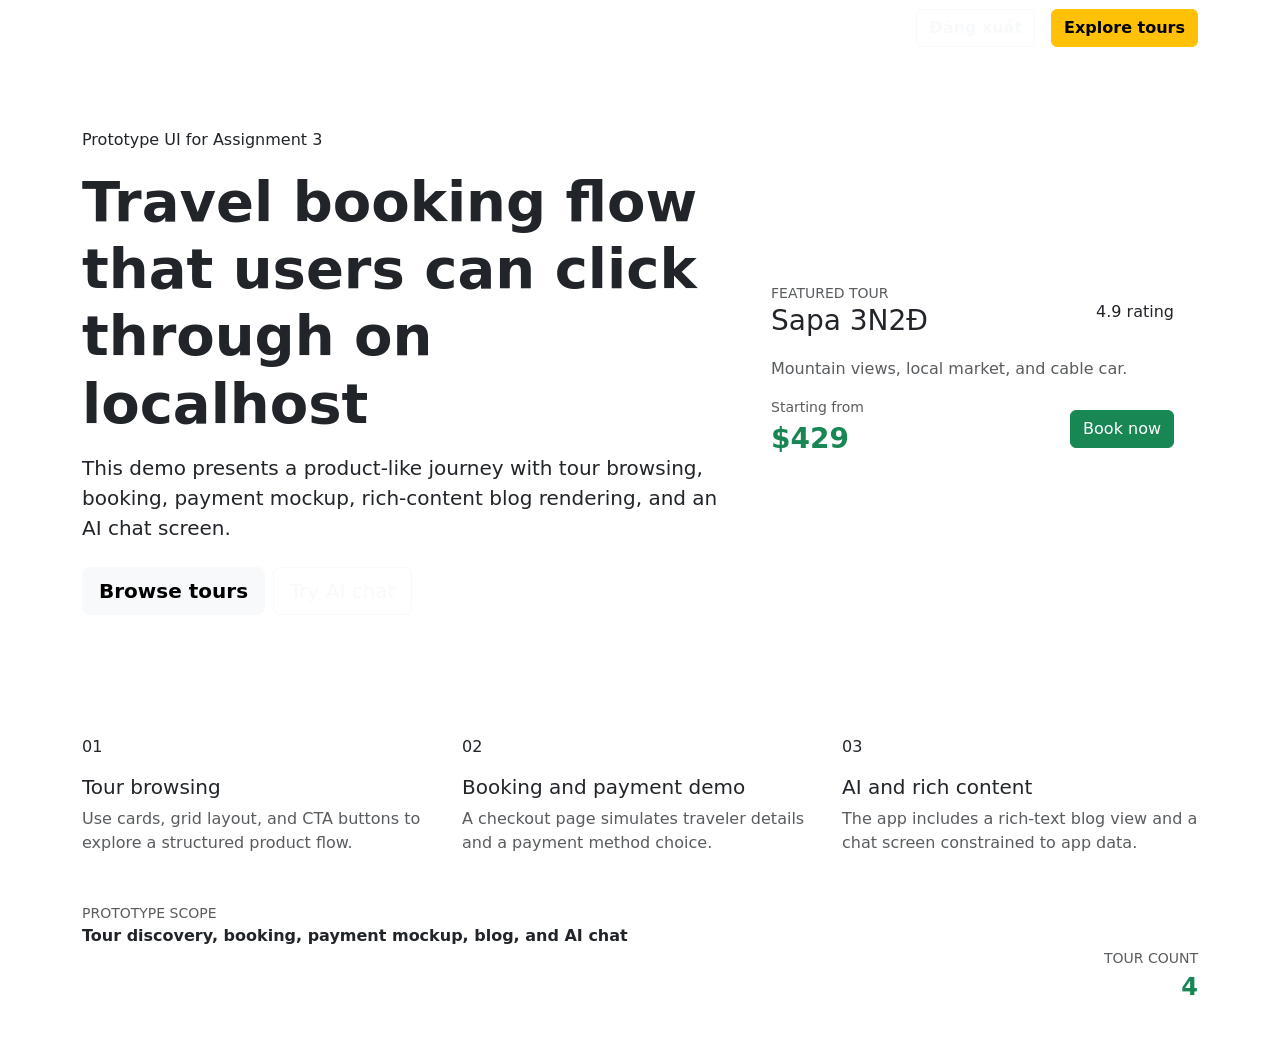
<file: src/main/resources/templates/index.html>
<!DOCTYPE html>
<html lang="en" xmlns:th="http://www.thymeleaf.org">
<head>
    <meta charset="UTF-8">
    <meta name="viewport" content="width=device-width, initial-scale=1">
    <title>Dieu Dao Travel</title>
    <link href="https://cdn.jsdelivr.net/npm/bootstrap@5.3.3/dist/css/bootstrap.min.css" rel="stylesheet">
    <link th:href="@{/css/app.css}" rel="stylesheet">
</head>
<body>
<div class="app-shell">
    <nav class="navbar navbar-expand-lg navbar-dark topbar sticky-top">
        <div class="container">
            <a class="navbar-brand fw-bold" th:href="@{/}">Dieu Dao Travel</a>
            <button class="navbar-toggler" type="button" data-bs-toggle="collapse" data-bs-target="#mainNav">
                <span class="navbar-toggler-icon"></span>
            </button>
            <div class="collapse navbar-collapse" id="mainNav">
                <div class="navbar-nav ms-auto align-items-lg-center gap-lg-2">
                    <a class="nav-link" th:href="@{/tour}">Tours</a>
                    <a class="nav-link" th:href="@{/tour/blog}">Blog</a>
                    <a class="nav-link" th:href="@{/ai-chat}">AI Chat</a>
                    <a class="btn btn-outline-light fw-semibold ms-lg-2" th:href="@{/logout}">Đăng xuất</a>
                    <a class="btn btn-warning fw-semibold ms-lg-2" th:href="@{/tour}">Explore tours</a>
                </div>
            </div>
        </div>
    </nav>

    <header class="hero-shell">
        <div class="container py-5">
            <div class="row align-items-center g-4 py-4">
                <div class="col-lg-7">
                    <span class="eyebrow">Prototype UI for Assignment 3</span>
                    <h1 class="display-4 fw-bold mt-3 hero-title">Travel booking flow that users can click through on localhost</h1>
                    <p class="lead mt-3 hero-subtitle">This demo presents a product-like journey with tour browsing, booking, payment mockup, rich-content blog rendering, and an AI chat screen.</p>
                    <div class="d-flex flex-wrap gap-2 mt-4">
                        <a class="btn btn-light btn-lg fw-semibold" th:href="@{/tour}">Browse tours</a>
                        <a class="btn btn-outline-light btn-lg" th:href="@{/ai-chat}">Try AI chat</a>
                    </div>
                </div>
                <div class="col-lg-5">
                    <div class="hero-card p-4">
                        <div class="d-flex justify-content-between align-items-center">
                            <div>
                                <div class="small text-uppercase text-muted">Featured tour</div>
                                <h2 class="h3 mb-1" th:text="${featuredTour ?: 'Sapa 3N2Đ'}">Sapa 3N2Đ</h2>
                            </div>
                            <span class="pill">4.9 rating</span>
                        </div>
                        <p class="text-muted mt-3">Mountain views, local market, and cable car.</p>
                        <div class="d-flex justify-content-between align-items-center">
                            <div>
                                <div class="small text-muted">Starting from</div>
                                <div class="fs-3 fw-bold text-success">$429</div>
                            </div>
                            <a class="btn btn-success" th:href="@{/tour/book/t1}">Book now</a>
                        </div>
                    </div>
                </div>
            </div>
        </div>
    </header>

    <main class="container py-5">
        <div class="row g-4">
            <div class="col-md-4">
                <div class="feature-card h-100">
                    <div class="icon-badge">01</div>
                    <h2 class="h5 mt-3">Tour browsing</h2>
                    <p class="text-muted mb-0">Use cards, grid layout, and CTA buttons to explore a structured product flow.</p>
                </div>
            </div>
            <div class="col-md-4">
                <div class="feature-card h-100">
                    <div class="icon-badge">02</div>
                    <h2 class="h5 mt-3">Booking and payment demo</h2>
                    <p class="text-muted mb-0">A checkout page simulates traveler details and a payment method choice.</p>
                </div>
            </div>
            <div class="col-md-4">
                <div class="feature-card h-100">
                    <div class="icon-badge">03</div>
                    <h2 class="h5 mt-3">AI and rich content</h2>
                    <p class="text-muted mb-0">The app includes a rich-text blog view and a chat screen constrained to app data.</p>
                </div>
            </div>
        </div>
        <div class="summary-strip mt-5">
            <div>
                <div class="small text-uppercase text-muted">Prototype scope</div>
                <div class="fw-semibold">Tour discovery, booking, payment mockup, blog, and AI chat</div>
            </div>
            <div class="text-end">
                <div class="small text-uppercase text-muted">Tour count</div>
                <div class="fw-bold text-success fs-4" th:text="${tourCount ?: 4}">4</div>
            </div>
        </div>
    </main>
</div>
<script src="https://cdn.jsdelivr.net/npm/bootstrap@5.3.3/dist/js/bootstrap.bundle.min.js"></script>
</body>
</html>
</file>
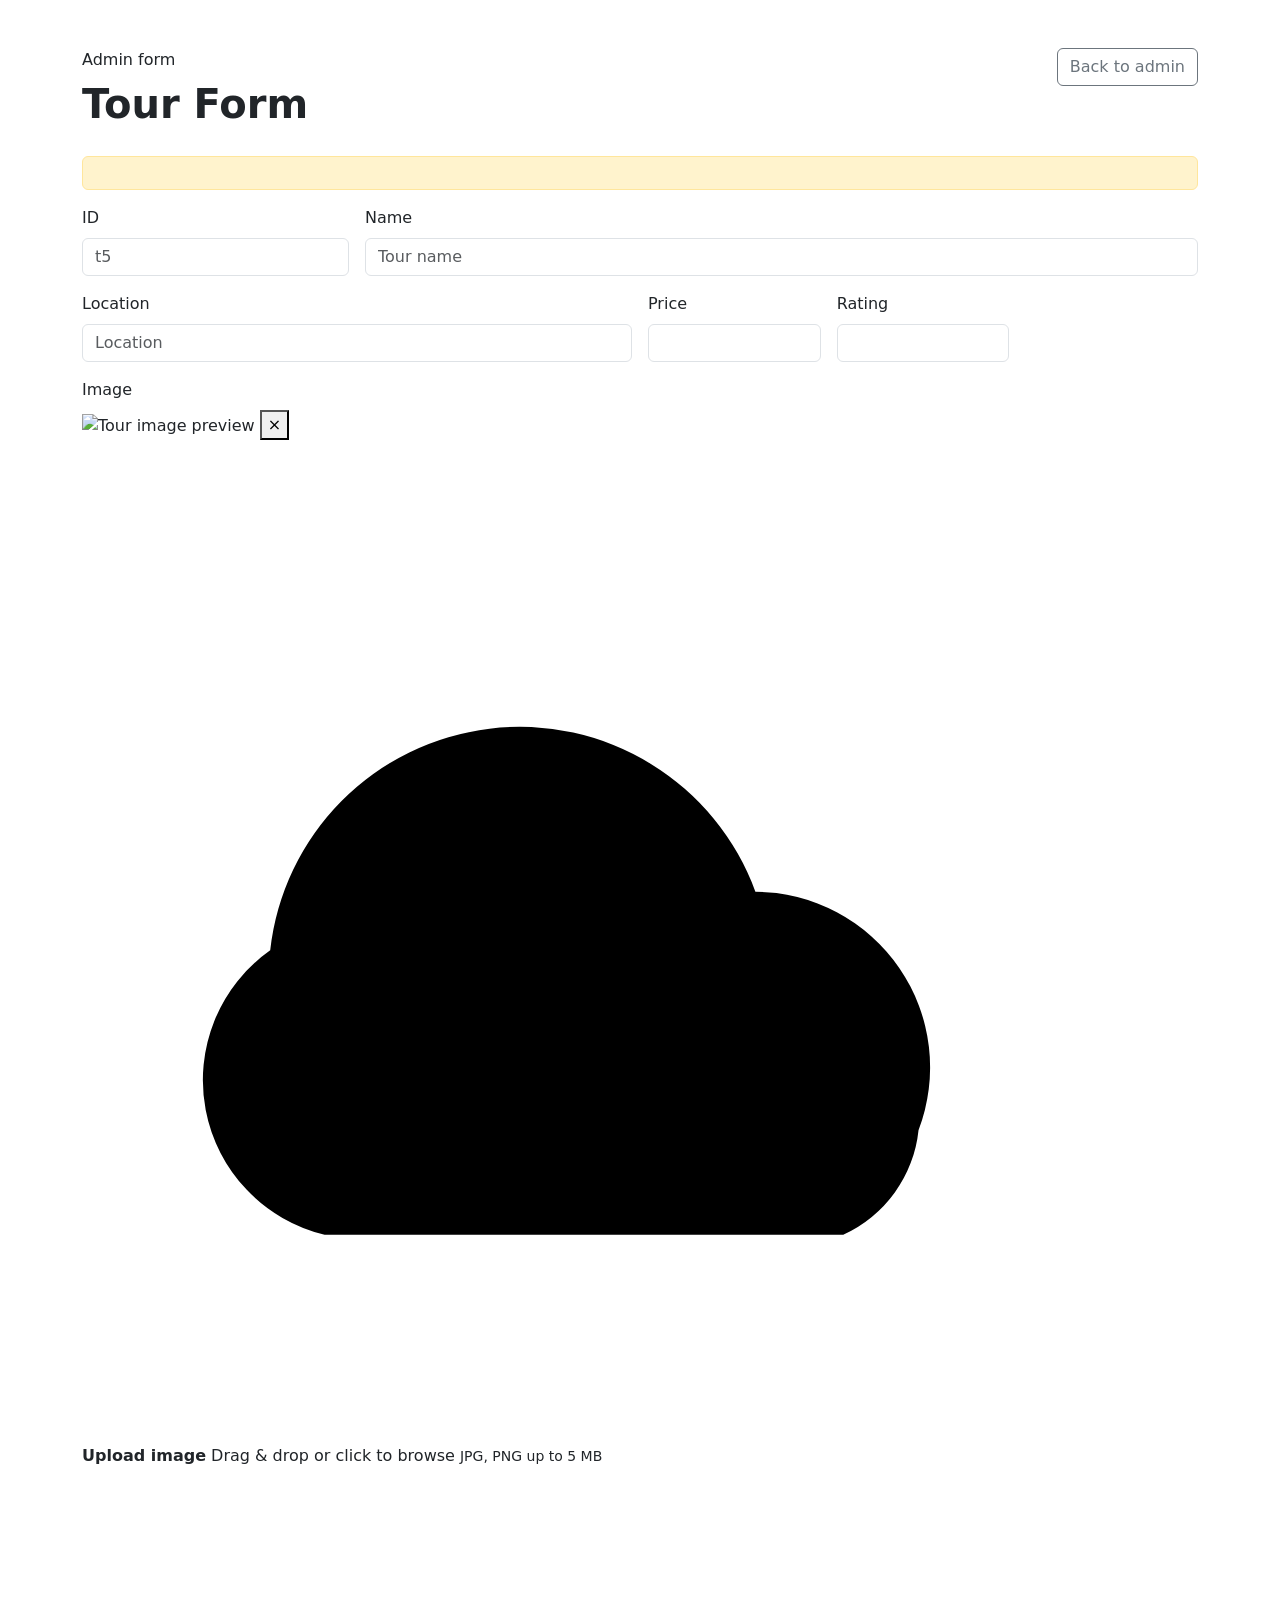
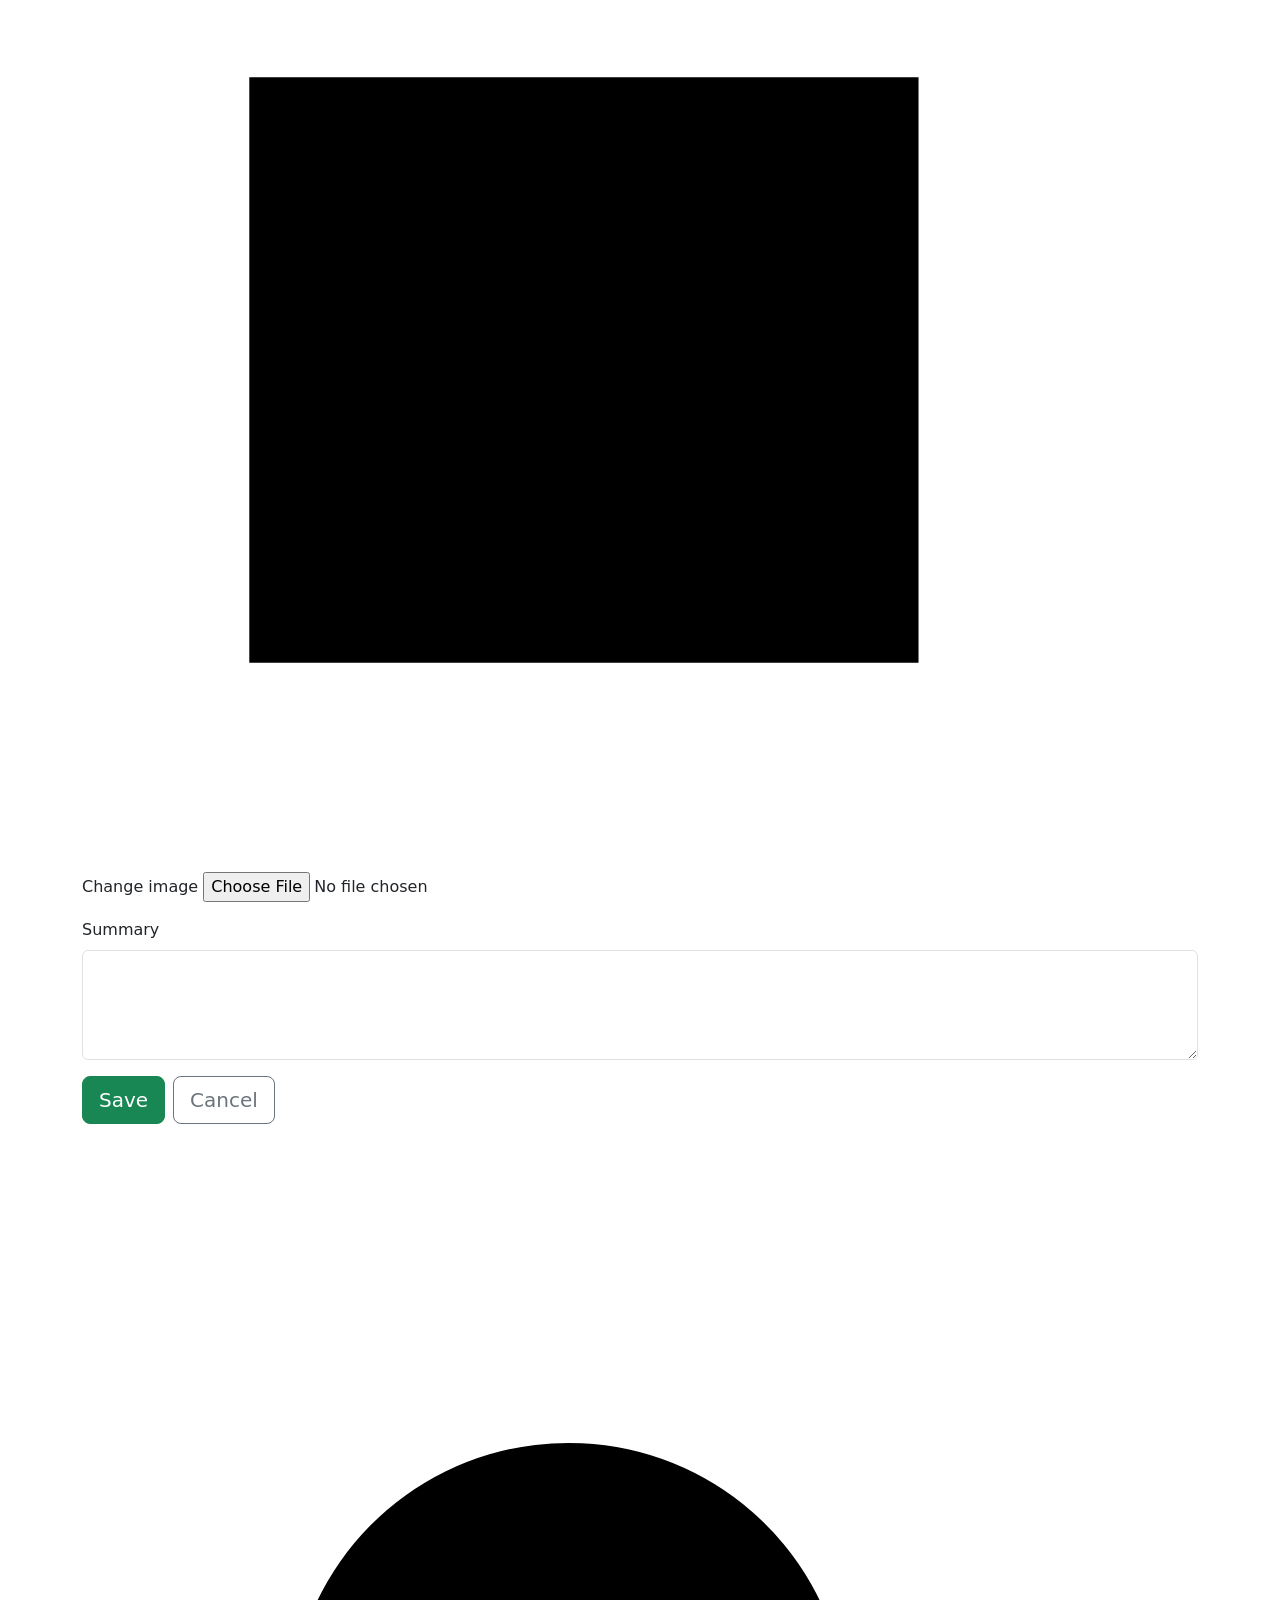
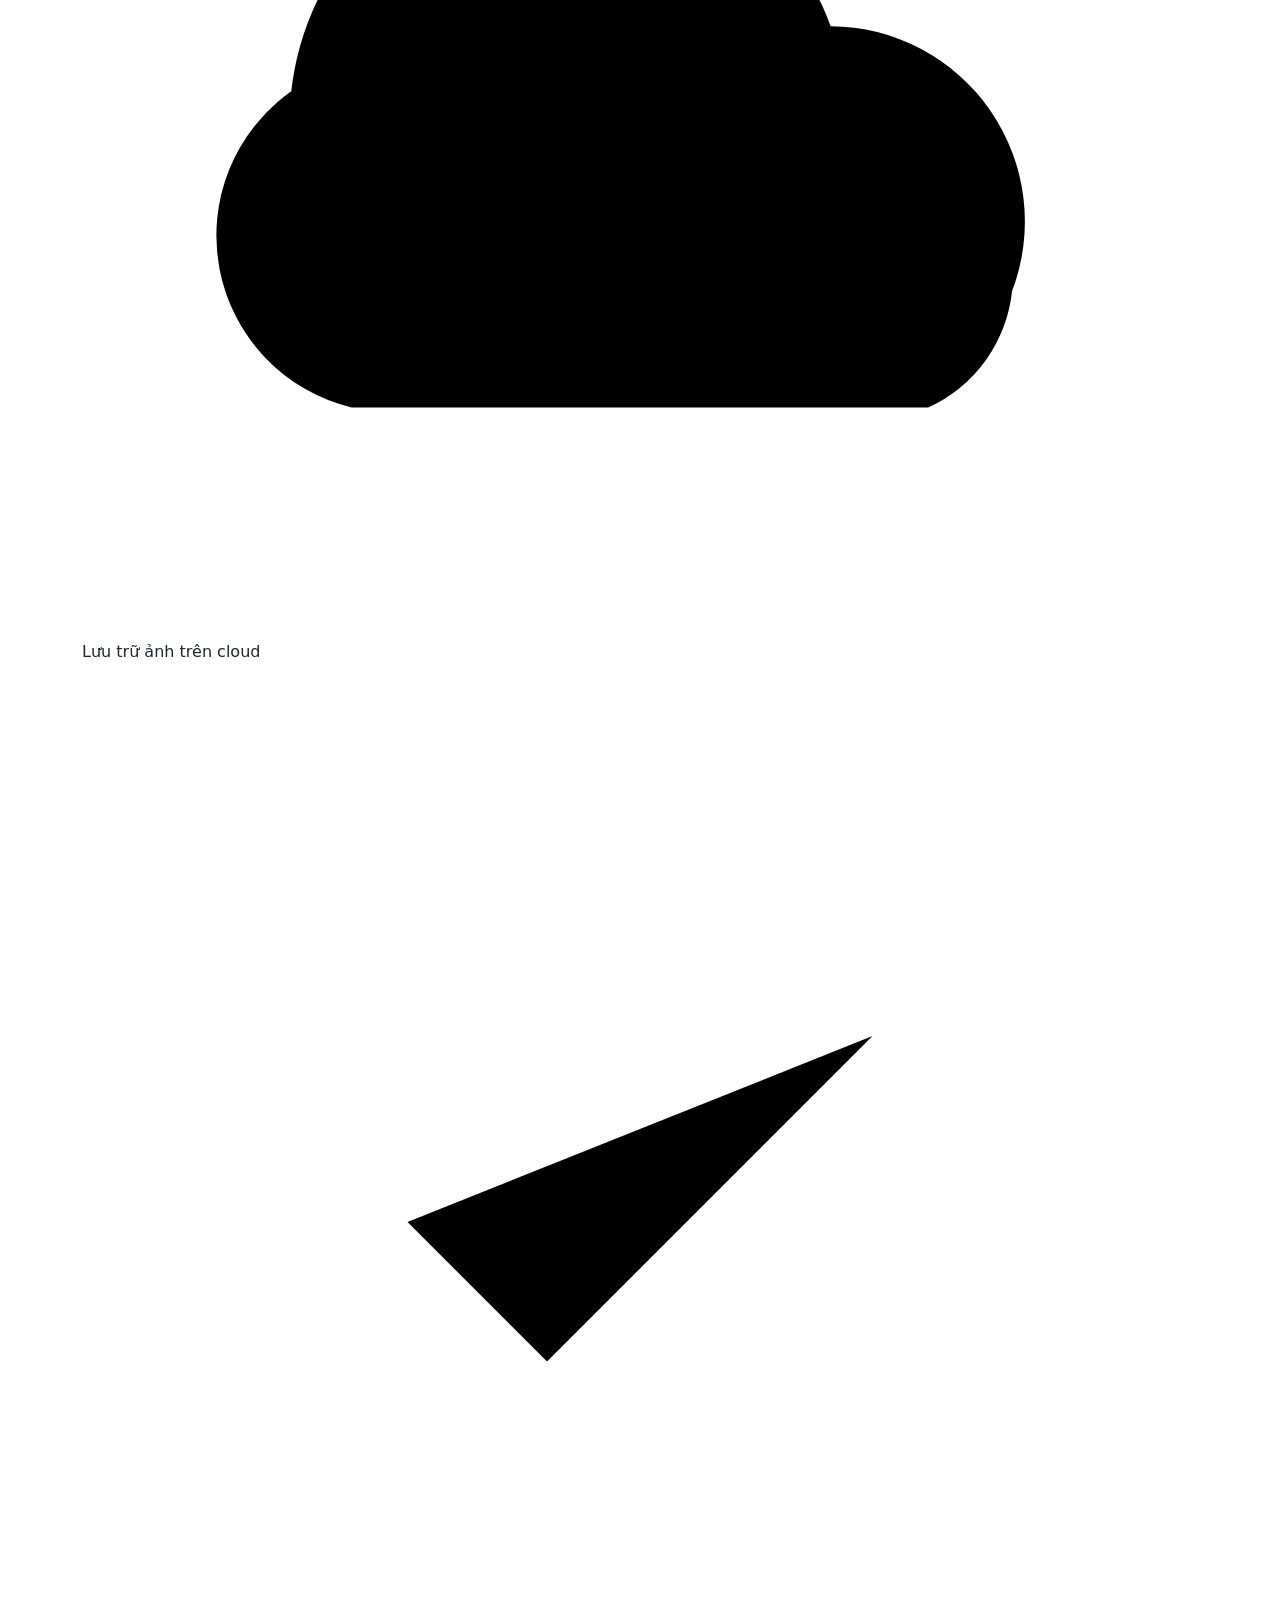
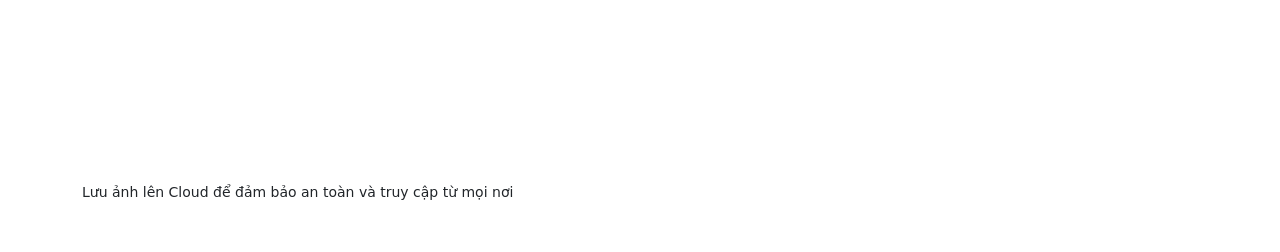
<file: src/main/resources/templates/admin-tour-form.html>
<!DOCTYPE html>
<html lang="en" xmlns:th="http://www.thymeleaf.org">
<head>
    <meta charset="UTF-8">
    <meta name="viewport" content="width=device-width, initial-scale=1">
    <title th:text="${pageTitle}">Tour Form</title>
    <link href="https://cdn.jsdelivr.net/npm/bootstrap@5.3.3/dist/css/bootstrap.min.css" rel="stylesheet">
    <link th:href="@{/css/app.css}" rel="stylesheet">
</head>
<body>
<main class="container py-5">
    <div class="panel admin-form-panel mx-auto">
        <div class="d-flex justify-content-between align-items-start gap-3 mb-4">
            <div>
                <span class="eyebrow text-dark">Admin form</span>
                <h1 class="fw-bold mt-2 mb-1" th:text="${pageTitle}">Tour Form</h1>
            </div>
            <a class="btn btn-outline-secondary" th:href="@{/tour/admin}">Back to admin</a>
        </div>

        <div class="alert alert-warning" th:if="${adminMessage}" th:text="${adminMessage}"></div>

        <form class="row g-3" th:action="@{/tour/admin/save}" method="post" enctype="multipart/form-data" th:object="${tourForm}">
            <div class="col-md-3">
                <label class="form-label">ID</label>
                <input class="form-control" th:field="*{id}" placeholder="t5">
            </div>
            <div class="col-md-9">
                <label class="form-label">Name</label>
                <input class="form-control" th:field="*{name}" placeholder="Tour name" required>
            </div>
            <div class="col-md-6">
                <label class="form-label">Location</label>
                <input class="form-control" th:field="*{location}" placeholder="Location" required>
            </div>
            <div class="col-md-2">
                <label class="form-label">Price</label>
                <input class="form-control" type="number" th:field="*{price}" min="0" required>
            </div>
            <div class="col-md-2">
                <label class="form-label">Rating</label>
                <input class="form-control" type="number" step="0.1" min="0" max="5" th:field="*{rating}" required>
            </div>

            <div class="col-md-12">
                <label class="form-label">Image</label>
                <div class="image-manager"
                     th:classappend="${tourForm.imageUrl() != null && !tourForm.imageUrl().isBlank() ? 'has-image' : ''}">
                    <div class="image-preview-card"
                         th:classappend="${tourForm.imageUrl() == null || tourForm.imageUrl().isBlank() ? 'd-none' : ''}">
                        <img id="tourImagePreview"
                             class="upload-preview"
                             th:src="${tourForm.imageUrl() != null && !tourForm.imageUrl().isBlank() ? tourForm.imageUrl() : ''}"
                             th:classappend="${tourForm.imageUrl() == null || tourForm.imageUrl().isBlank() ? 'd-none' : ''}"
                             alt="Tour image preview">
                        <button class="image-remove"
                                type="button"
                                th:classappend="${tourForm.imageUrl() == null || tourForm.imageUrl().isBlank() ? 'd-none' : ''}"
                                aria-label="Clear image">&times;</button>
                    </div>
                    <label class="image-dropzone" for="imageFile">
                        <span class="upload-empty">
                            <span class="upload-icon" aria-hidden="true">
                                <svg viewBox="0 0 24 24" role="img">
                                    <path d="M12 16V8m0 0-3.2 3.2M12 8l3.2 3.2M20 16.5a4.2 4.2 0 0 0-3.9-5.7A6 6 0 0 0 4.5 12.2 3.8 3.8 0 0 0 5.8 19h12.4a3.1 3.1 0 0 0 1.8-2.5Z"/>
                                </svg>
                            </span>
                            <strong>Upload image</strong>
                            <span>Drag &amp; drop or click to browse</span>
                            <small>JPG, PNG up to 5 MB</small>
                        </span>
                        <span class="change-image-pill">
                            <svg viewBox="0 0 24 24" role="img">
                                <path d="M4 5h16v14H4zM8 13l2.4-2.4 3.8 3.8 1.4-1.4L20 17M8 8.5h.01"/>
                            </svg>
                            Change image
                        </span>
                        <input id="imageFile" name="imageFile" type="file" accept="image/*">
                    </label>
                    <input id="imageUrl" type="hidden" th:field="*{imageUrl}">
                </div>
            </div>

            <div class="col-md-12">
                <label class="form-label">Summary</label>
                <textarea class="form-control" rows="4" th:field="*{summary}" required></textarea>
            </div>

            <div class="col-12 form-actions">
                <div class="d-flex gap-2">
                    <button class="btn btn-success btn-lg" type="submit" th:text="${formMode}">Save</button>
                    <a class="btn btn-outline-secondary btn-lg" th:href="@{/tour/admin}">Cancel</a>
                </div>
                <div class="cloud-storage-callout">
                    <div class="cloud-save-row">
                        <div class="cloud-save-btn">
                            <svg viewBox="0 0 24 24" role="img">
                                <path d="M12 16V8m0 0-3.2 3.2M12 8l3.2 3.2M20 16.5a4.2 4.2 0 0 0-3.9-5.7A6 6 0 0 0 4.5 12.2 3.8 3.8 0 0 0 5.8 19h12.4a3.1 3.1 0 0 0 1.8-2.5Z"/>
                            </svg>
                            L&#432;u tr&#7919; &#7843;nh tr&#234;n cloud
                        </div>
                        <span class="cloud-check" aria-label="Cloud storage ready">
                            <svg viewBox="0 0 24 24" role="img">
                                <path d="m7 12 3 3 7-7"/>
                            </svg>
                        </span>
                    </div>
                    <small id="cloudStatus" class="cloud-status">L&#432;u &#7843;nh l&#234;n Cloud &#273;&#7875; &#273;&#7843;m b&#7843;o an to&#224;n v&#224; truy c&#7853;p t&#7915; m&#7885;i n&#417;i</small>
                </div>
            </div>
        </form>
    </div>
</main>
<script>
    const preview = document.getElementById('tourImagePreview');
    const imageUrl = document.getElementById('imageUrl');
    const imageFile = document.getElementById('imageFile');
    const cloudStatus = document.getElementById('cloudStatus');
    const imageRemove = document.querySelector('.image-remove');
    const imageManager = document.querySelector('.image-manager');
    const previewCard = document.querySelector('.image-preview-card');

    imageUrl.addEventListener('input', () => {
        if (imageUrl.value.trim()) {
            preview.src = imageUrl.value.trim();
            preview.classList.remove('d-none');
            imageRemove.classList.remove('d-none');
            previewCard.classList.remove('d-none');
            imageManager.classList.add('has-image');
        }
    });

    imageFile.addEventListener('change', () => {
        const file = imageFile.files && imageFile.files[0];
        if (!file) {
            return;
        }
        preview.src = URL.createObjectURL(file);
        preview.classList.remove('d-none');
        imageRemove.classList.remove('d-none');
        previewCard.classList.remove('d-none');
        imageManager.classList.add('has-image');
        cloudStatus.textContent = '\u1ea2nh \u0111\u00e3 s\u1eb5n s\u00e0ng. B\u1ea5m Create/Update \u0111\u1ec3 upload l\u00ean Cloudflare R2.';
    });

    imageRemove.addEventListener('click', (event) => {
        event.preventDefault();
        imageUrl.value = '';
        imageFile.value = '';
        preview.src = '';
        preview.classList.add('d-none');
        imageRemove.classList.add('d-none');
        previewCard.classList.add('d-none');
        imageManager.classList.remove('has-image');
        cloudStatus.textContent = '\u0110\u00e3 x\u00f3a \u1ea3nh kh\u1ecfi form.';
    });
</script>
<script src="https://cdn.jsdelivr.net/npm/bootstrap@5.3.3/dist/js/bootstrap.bundle.min.js"></script>
</body>
</html>
</file>
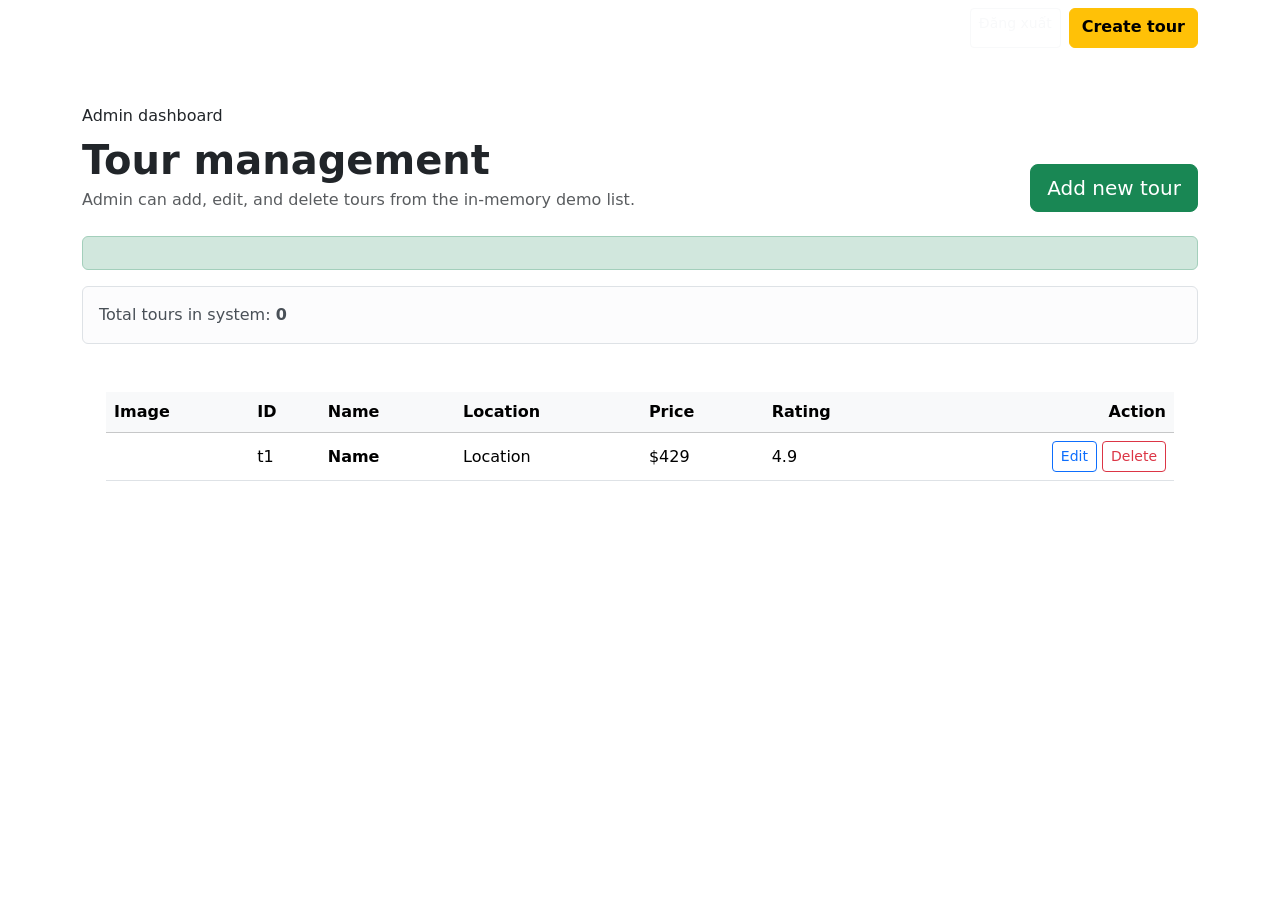
<file: src/main/resources/templates/admin-tours.html>
<!DOCTYPE html>
<html lang="en" xmlns:th="http://www.thymeleaf.org">
<head>
    <meta charset="UTF-8">
    <meta name="viewport" content="width=device-width, initial-scale=1">
    <title>Admin Tours</title>
    <link href="https://cdn.jsdelivr.net/npm/bootstrap@5.3.3/dist/css/bootstrap.min.css" rel="stylesheet">
    <link th:href="@{/css/app.css}" rel="stylesheet">
</head>
<body>
<nav class="navbar navbar-expand-lg navbar-dark topbar sticky-top">
    <div class="container">
        <a class="navbar-brand fw-bold" th:href="@{/}">Dieu Dao Travel</a>
        <div class="navbar-nav ms-auto">
            <a class="nav-link" th:href="@{/tour}">Customer</a>
            <a class="nav-link active" th:href="@{/tour/admin}">Admin</a>
            <a class="btn btn-outline-light btn-sm ms-lg-2" th:href="@{/logout}">Đăng xuất</a>
            <a class="btn btn-warning fw-semibold ms-lg-2" th:href="@{/tour/admin/create}">Create tour</a>
        </div>
    </div>
</nav>

<main class="container py-5">
    <div class="page-head d-flex flex-column flex-lg-row justify-content-between align-items-lg-end gap-3 mb-4">
        <div>
            <span class="eyebrow text-dark">Admin dashboard</span>
            <h1 class="fw-bold mt-2 mb-1">Tour management</h1>
            <p class="text-muted mb-0">Admin can add, edit, and delete tours from the in-memory demo list.</p>
        </div>
        <a class="btn btn-success btn-lg" th:href="@{/tour/admin/create}">Add new tour</a>
    </div>

    <div class="alert alert-success" th:if="${adminMessage}" th:text="${adminMessage}"></div>
    <div class="alert alert-light border mb-4">
        Total tours in system: <strong th:text="${totalTours}">0</strong>
    </div>

    <div class="table-responsive panel p-3 p-md-4">
        <table class="table align-middle table-hover">
            <thead class="table-light">
            <tr>
                <th>Image</th>
                <th>ID</th>
                <th>Name</th>
                <th>Location</th>
                <th>Price</th>
                <th>Rating</th>
                <th class="text-end">Action</th>
            </tr>
            </thead>
            <tbody>
            <tr th:each="tour : ${tours}">
                <td>
                    <img class="admin-thumb" th:src="${tour.imageUrl()}" th:alt="${tour.name()}">
                </td>
                <td th:text="${tour.id()}">t1</td>
                <td class="fw-semibold" th:text="${tour.name()}">Name</td>
                <td th:text="${tour.location()}">Location</td>
                <td th:text="${'$' + tour.price()}">$429</td>
                <td th:text="${tour.rating()}">4.9</td>
                <td class="text-end">
                    <a class="btn btn-outline-primary btn-sm" th:href="@{'/tour/admin/edit/' + ${tour.id()}}">Edit</a>
                    <a class="btn btn-outline-danger btn-sm" th:href="@{'/tour/admin/delete/' + ${tour.id()}}">Delete</a>
                </td>
            </tr>
            </tbody>
        </table>
    </div>
</main>
<script src="https://cdn.jsdelivr.net/npm/bootstrap@5.3.3/dist/js/bootstrap.bundle.min.js"></script>
</body>
</html>
</file>
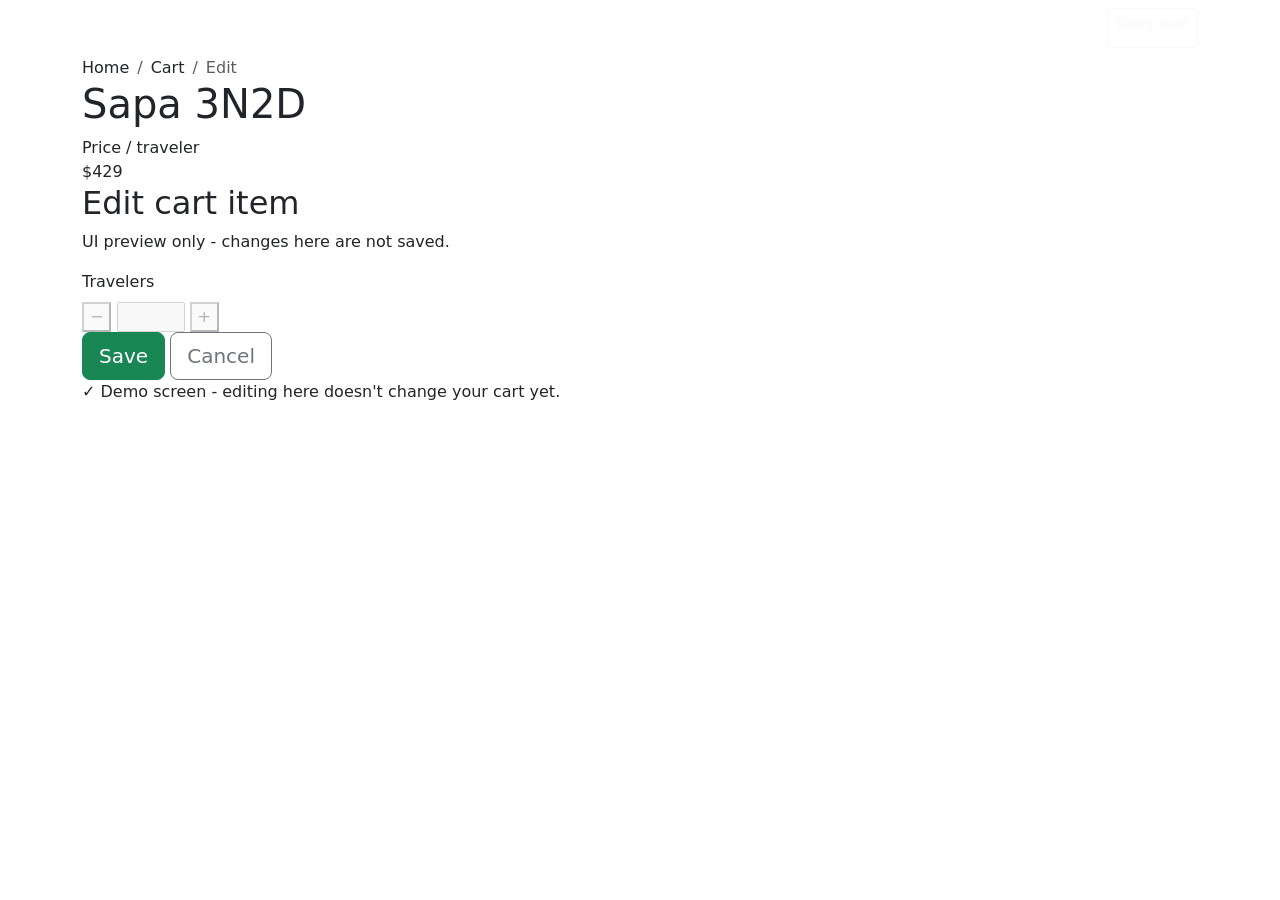
<file: src/main/resources/templates/cart-edit.html>
<!DOCTYPE html>
<html lang="en" xmlns:th="http://www.thymeleaf.org">
<head>
    <meta charset="UTF-8">
    <meta name="viewport" content="width=device-width, initial-scale=1">
    <title>Edit Cart Item – Dieu Dao Travel</title>
    <link href="https://cdn.jsdelivr.net/npm/bootstrap@5.3.3/dist/css/bootstrap.min.css" rel="stylesheet">
    <link th:href="@{/css/app.css}" rel="stylesheet">
</head>
<body>
<nav class="navbar navbar-expand-lg navbar-dark topbar sticky-top">
    <div class="container">
        <a class="navbar-brand fw-bold" th:href="@{/}">Dieu Dao Travel</a>
        <div class="navbar-nav ms-auto">
            <a class="nav-link" th:href="@{/tour}">Tours</a>
            <a class="nav-link" th:href="@{/tour/blog}">Blog</a>
            <a class="nav-link" th:href="@{/tour(chat=1)}">AI Chat</a>
            <a class="nav-link active" th:href="@{/tour/cart}">Cart</a>
            <a class="nav-link" th:href="@{/tour/wishlist}">Wishlist</a>
            <a class="btn btn-outline-light btn-sm ms-lg-2" th:href="@{/logout}">Dang xuat</a>
        </div>
    </div>
</nav>

<main class="booking-page">
    <div class="container">

        <nav class="tour-breadcrumb" aria-label="breadcrumb">
            <ol class="breadcrumb mb-0">
                <li class="breadcrumb-item"><a th:href="@{/}">Home</a></li>
                <li class="breadcrumb-item"><a th:href="@{/tour/cart}">Cart</a></li>
                <li class="breadcrumb-item active" aria-current="page">Edit</li>
            </ol>
        </nav>

        <div class="booking-shell">
            <aside class="panel booking-side-card">
                <h1 th:text="${item.tourName()}">Sapa 3N2D</h1>
                <div class="booking-price-box">
                    <div class="booking-price-label">Price / traveler</div>
                    <div class="booking-price" th:text="${'$' + item.unitPrice()}">$429</div>
                </div>
            </aside>

            <section class="panel booking-form-card">
                <div class="booking-form-head">
                    <h2>Edit cart item</h2>
                    <p>UI preview only - changes here are not saved.</p>
                </div>

                <form class="booking-form-grid">
                    <div class="form-field travelers-field full-width">
                        <label class="form-label">Travelers</label>
                        <div class="traveler-stepper">
                            <button type="button" class="stepper-btn" disabled>&minus;</button>
                            <input class="stepper-input" type="number" min="1" max="9" th:value="${item.travelers()}" disabled>
                            <button type="button" class="stepper-btn" disabled>+</button>
                        </div>
                    </div>

                    <div class="booking-divider-line full-width"></div>

                    <div class="booking-actions full-width">
                        <a class="btn btn-success btn-lg booking-submit" th:href="@{/tour/cart}">Save</a>
                        <a class="btn btn-outline-secondary btn-lg booking-back" th:href="@{/tour/cart}">Cancel</a>
                    </div>

                    <div class="booking-security full-width">
                        <span class="security-icon">&#10003;</span>
                        <span>Demo screen - editing here doesn't change your cart yet.</span>
                    </div>
                </form>
            </section>
        </div>
    </div>
</main>
<script src="https://cdn.jsdelivr.net/npm/bootstrap@5.3.3/dist/js/bootstrap.bundle.min.js"></script>
</body>
</html>
</file>
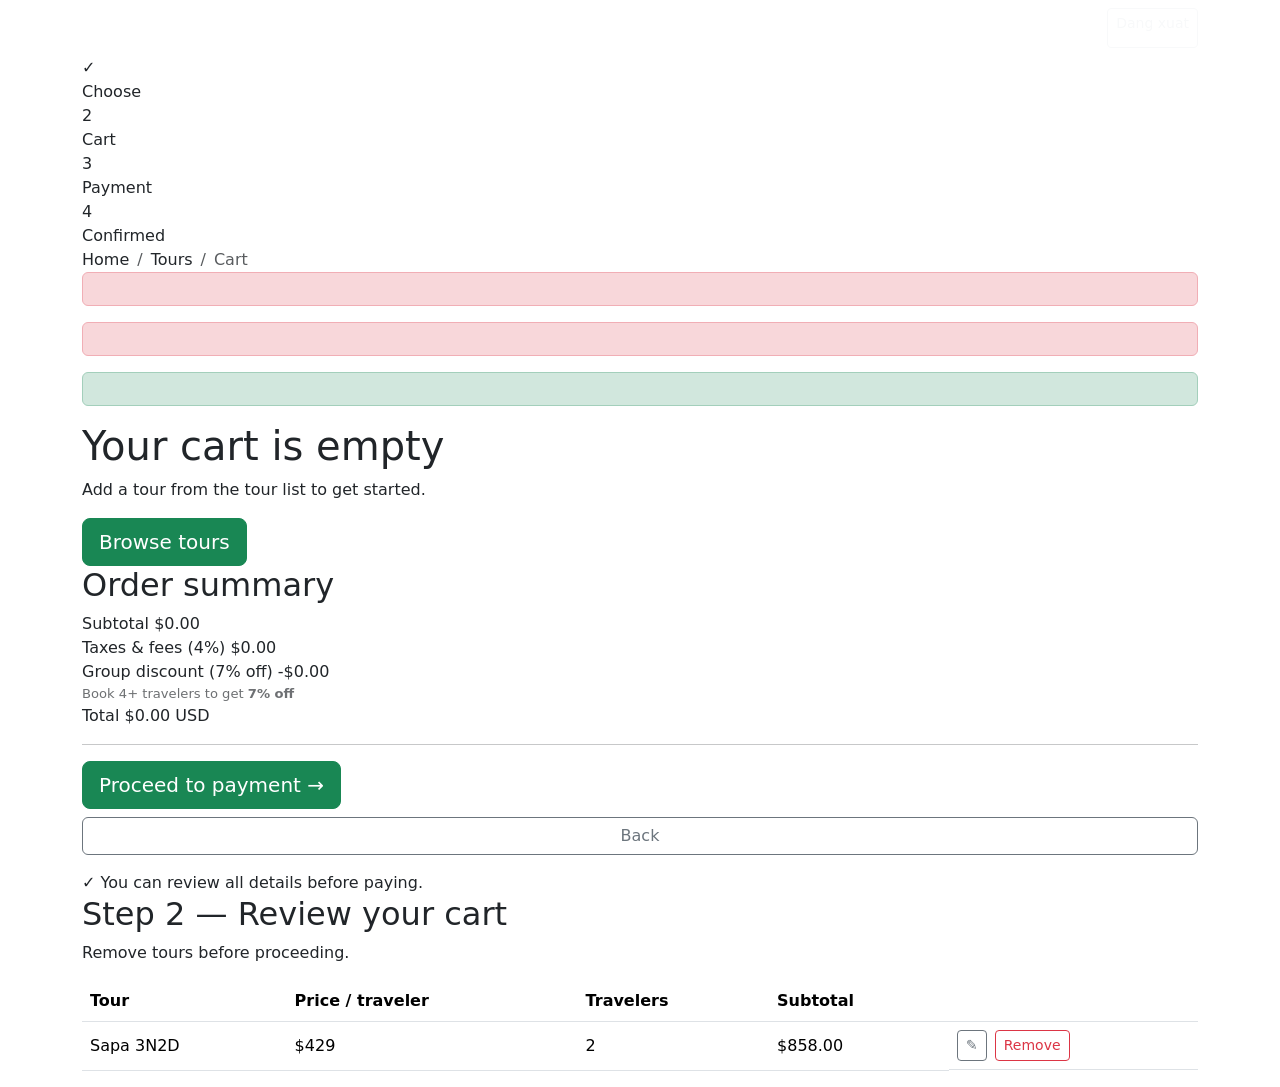
<file: src/main/resources/templates/cart.html>
<!DOCTYPE html>
<html lang="en" xmlns:th="http://www.thymeleaf.org">
<head>
    <meta charset="UTF-8">
    <meta name="viewport" content="width=device-width, initial-scale=1">
    <title>Cart – Dieu Dao Travel</title>
    <link href="https://cdn.jsdelivr.net/npm/bootstrap@5.3.3/dist/css/bootstrap.min.css" rel="stylesheet">
    <link th:href="@{/css/app.css}" rel="stylesheet">
</head>
<body>
<nav class="navbar navbar-expand-lg navbar-dark topbar sticky-top">
    <div class="container">
        <a class="navbar-brand fw-bold" th:href="@{/}">Dieu Dao Travel</a>
        <div class="navbar-nav ms-auto">
            <a class="nav-link" th:href="@{/tour}">Tours</a>
            <a class="nav-link" th:href="@{/tour/blog}">Blog</a>
            <a class="nav-link" th:href="@{/tour(chat=1)}">AI Chat</a>
            <a class="nav-link active" th:href="@{/tour/cart}">Cart</a>
            <a class="nav-link" th:href="@{/tour/wishlist}">Wishlist</a>
            <a class="btn btn-outline-light btn-sm ms-lg-2" th:href="@{/logout}">Dang xuat</a>
        </div>
    </div>
</nav>

<main class="booking-page">
    <div class="container">


        <div class="checkout-steps-bar" style="max-width:620px;">
            <div class="checkout-step done">
                <div class="step-circle">&#10003;</div>
                <span class="step-label">Choose</span>
            </div>
            <div class="checkout-step active">
                <div class="step-circle">2</div>
                <span class="step-label">Cart</span>
            </div>
            <div class="checkout-step">
                <div class="step-circle">3</div>
                <span class="step-label">Payment</span>
            </div>
            <div class="checkout-step">
                <div class="step-circle">4</div>
                <span class="step-label">Confirmed</span>
            </div>
        </div>

        <nav class="tour-breadcrumb" aria-label="breadcrumb">
            <ol class="breadcrumb mb-0">
                <li class="breadcrumb-item"><a th:href="@{/}">Home</a></li>
                <li class="breadcrumb-item"><a th:href="@{/tour}">Tours</a></li>
                <li class="breadcrumb-item active" aria-current="page">Cart</li>
            </ol>
        </nav>

        <div class="alert alert-danger" th:if="${bookingError}" th:text="${bookingError}"></div>
        <div class="alert alert-danger" th:if="${cartError}" th:text="${cartError}"></div>
        <div class="alert alert-success" th:if="${cartMessage}" th:text="${cartMessage}"></div>

        <!-- Empty cart -->
        <div class="panel booking-form-card" th:if="${#lists.isEmpty(cartItems)}">
            <h1>Your cart is empty</h1>
            <p>Add a tour from the tour list to get started.</p>
            <a class="btn btn-success btn-lg" th:href="@{/tour}">Browse tours</a>
        </div>

        <!-- Cart with items -->
        <div class="booking-shell" th:unless="${#lists.isEmpty(cartItems)}">

            <!--  order summary + action -->
            <aside class="panel booking-side-card">
                <h2>Order summary</h2>

                <div class="summary-line">
                    <span>Subtotal</span>
                    <span th:text="'$' + ${#numbers.formatDecimal(cartSubtotal, 1, 2)}">$0.00</span>
                </div>
                <div class="summary-line">
                    <span>Taxes &amp; fees (4%)</span>
                    <span th:text="'$' + ${#numbers.formatDecimal(cartTax, 1, 2)}">$0.00</span>
                </div>
                <div class="summary-line discount" th:if="${cartDiscount > 0}">
                    <span>Group discount (7% off)</span>
                    <span th:text="'-$' + ${#numbers.formatDecimal(cartDiscount, 1, 2)}">-$0.00</span>
                </div>
                <div class="summary-line" style="font-size:0.82rem;opacity:0.65;"
                     th:if="${cartDiscount == 0}">
                    <span>Book 4+ travelers to get <strong>7% off</strong></span>
                </div>
                <div class="summary-total">
                    <span>Total</span>
                    <span th:text="'$' + ${#numbers.formatDecimal(cartTotal, 1, 2)} + ' USD'">$0.00 USD</span>
                </div>

                <hr class="booking-divider">

                <div class="booking-actions full-width">
                    <a class="btn btn-success btn-lg booking-submit" th:href="@{/tour/payment}">
                        Proceed to payment &rarr;
                    </a>
                    <a class="btn btn-outline-secondary" th:href="@{/tour}"
                       style="margin-top:0.5rem; display:block; text-align:center;">
                        Back
                    </a>
                </div>

                <div class="booking-security full-width" style="margin-top:1rem;">
                    <span class="security-icon">&#10003;</span>
                    <span>You can review all details before paying.</span>
                </div>
            </aside>

            <!-- cart table -->
            <section class="panel booking-form-card">
                <div class="booking-form-head">
                    <h2>Step 2 — Review your cart</h2>
                    <p>Remove tours before proceeding.</p>
                </div>

                <table class="table align-middle">
                    <thead>
                        <tr>
                            <th>Tour</th>
                            <th>Price / traveler</th>
                            <th>Travelers</th>
                            <th>Subtotal</th>
                            <th></th>
                        </tr>
                    </thead>
                    <tbody>
                        <tr th:each="item : ${cartItems}">
                            <td th:text="${item.tourName()}">Sapa 3N2D</td>
                            <td th:text="'$' + ${item.unitPrice()}">$429</td>
                            <td th:text="${item.travelers()}">2</td>
                            <td th:text="'$' + ${#numbers.formatDecimal(item.subtotal(), 1, 2)}">$858.00</td>
                            <td class="d-flex gap-2">
                                <a class="btn btn-sm btn-outline-secondary" title="Edit"
                                   th:href="@{'/tour/cart/edit/' + ${item.tourId()}}">&#9998;</a>
                                <a class="btn btn-sm btn-outline-danger"
                                   th:href="@{'/tour/cart/remove/' + ${item.tourId()}}">Remove</a>
                            </td>
                        </tr>
                    </tbody>
                </table>
            </section>

        </div>
    </div>
</main>
<script src="https://cdn.jsdelivr.net/npm/bootstrap@5.3.3/dist/js/bootstrap.bundle.min.js"></script>
</body>
</html>
</file>
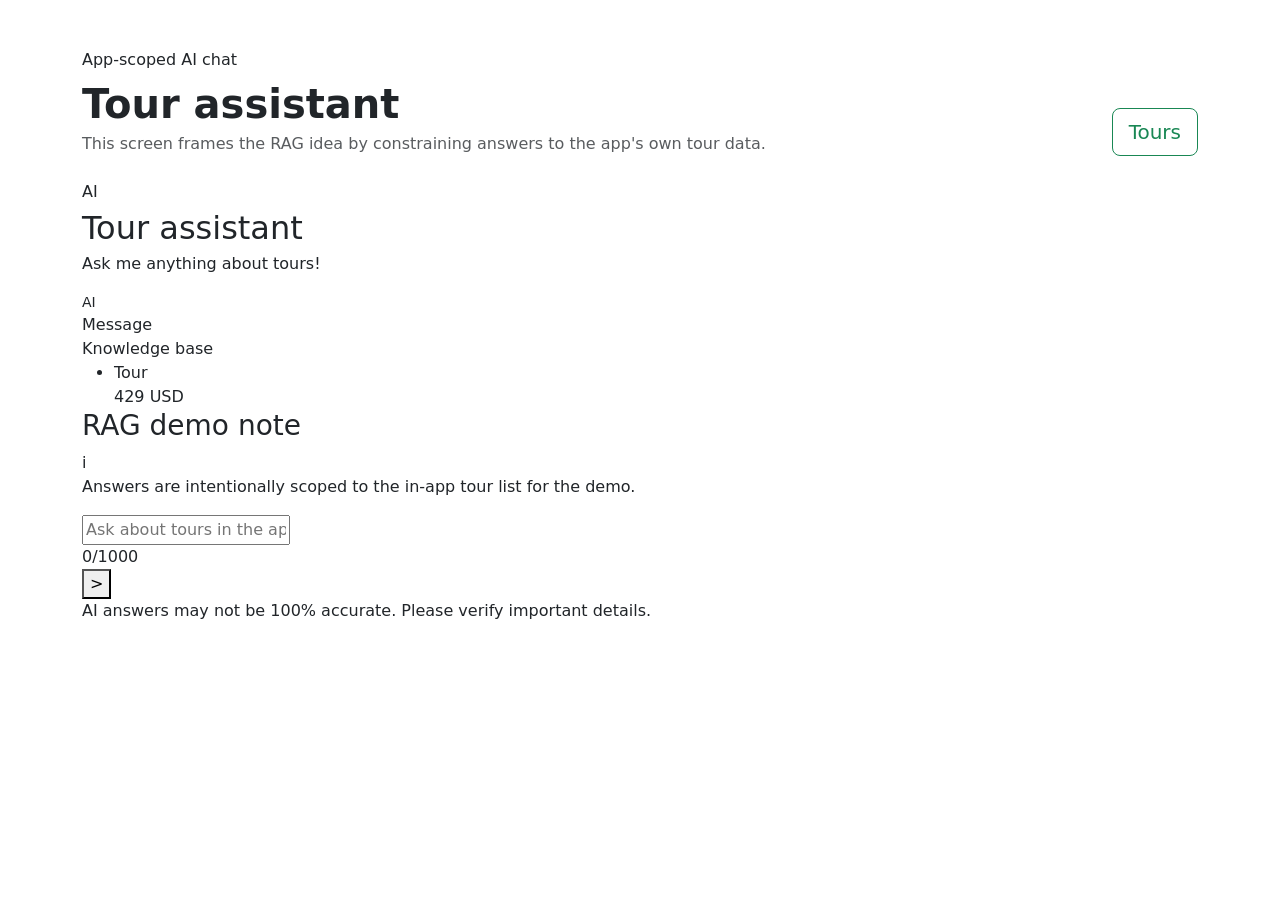
<file: src/main/resources/templates/chat.html>
<!DOCTYPE html>
<html lang="en" xmlns:th="http://www.thymeleaf.org">
<head>
    <meta charset="UTF-8">
    <meta name="viewport" content="width=device-width, initial-scale=1">
    <title>AI Chat</title>
    <link href="https://cdn.jsdelivr.net/npm/bootstrap@5.3.3/dist/css/bootstrap.min.css" rel="stylesheet">
    <link th:href="@{/css/app.css}" rel="stylesheet">
</head>
<body>
<main class="container py-5">
    <div class="page-head d-flex flex-column flex-lg-row justify-content-between align-items-lg-end gap-3 mb-4">
        <div>
            <span class="eyebrow">App-scoped AI chat</span>
            <h1 class="fw-bold mt-2 mb-1">Tour assistant</h1>
            <p class="text-muted mb-0">This screen frames the RAG idea by constraining answers to the app's own tour data.</p>
        </div>
        <a class="btn btn-outline-success btn-lg" th:href="@{/tour}">Tours</a>
    </div>

    <!-- Reuses the same fully-styled chat-modal-* classes as the mock modal,
         just rendered as a plain card instead of a real Bootstrap modal. -->
    <div class="chat-modal" style="max-width: 900px;">
        <div class="chat-modal-header">
            <div class="chat-modal-title">
                <div class="chat-avatar">AI</div>
                <div>
                    <h2 class="modal-title">Tour assistant</h2>
                    <p>Ask me anything about tours!</p>
                </div>
            </div>
        </div>
        <div class="chat-modal-body">
            <div class="chat-grid">
                <section class="chat-thread" id="chatThread">
                    <div th:each="msg : ${messages}" class="chat-row" th:classappend="${msg.role() == 'user' ? ' user' : ' assistant'}">
                        <div class="chat-avatar small" th:if="${msg.role() != 'user'}">AI</div>
                        <div class="chat-bubble" th:classappend="${msg.role() == 'user' ? ' chat-bubble-user' : ' chat-bubble-assistant'}"
                             th:text="${msg.text()}">Message</div>
                    </div>
                </section>
                <aside class="chat-sidebar">
                    <div class="chat-side-card">
                        <div class="chat-side-title">Knowledge base</div>
                        <ul class="kb-list chat-kb-list mb-0">
                            <li th:each="item : ${knowledgeBase}">
                                <div class="kb-thumb"></div>
                                <div class="kb-copy">
                                    <div class="kb-name" th:text="${item.split(' - ')[0]}">Tour</div>
                                    <div class="kb-price" th:text="${item.split(' - ')[1]}">429 USD</div>
                                </div>
                            </li>
                        </ul>
                    </div>
                    <div class="chat-side-card note-card">
                        <div class="chat-side-head">
                            <h3>RAG demo note</h3>
                            <span class="note-icon">i</span>
                        </div>
                        <p>Answers are intentionally scoped to the in-app tour list for the demo.</p>
                    </div>
                </aside>
            </div>
            <div class="chat-input-shell">
                <div class="chat-input-box">
                    <input class="chat-input" id="chatInput" placeholder="Ask about tours in the app..." maxlength="1000">
                    <div class="chat-counter" id="chatCounter">0/1000</div>
                </div>
                <button class="send-btn" type="button" id="chatSendBtn" aria-label="Send">&gt;</button>
            </div>
            <div class="chat-footer-note">AI answers may not be 100% accurate. Please verify important details.</div>
        </div>
    </div>
</main>

<script src="https://cdn.jsdelivr.net/npm/bootstrap@5.3.3/dist/js/bootstrap.bundle.min.js"></script>
<script>
    (function () {
        const thread = document.getElementById('chatThread');
        const input = document.getElementById('chatInput');
        const counter = document.getElementById('chatCounter');
        const sendBtn = document.getElementById('chatSendBtn');
        let history = [];

        // Escapes HTML, then turns bare URLs/paths into clickable links.
        // Built on escaped text only, so this cannot introduce XSS even
        // though the result is inserted via innerHTML.
        function renderTextWithLinks(text) {
            const div = document.createElement('div');
            div.textContent = text;
            const escaped = div.innerHTML;
            return escaped.replace(/(https?:\/\/[^\s]+|\/tour\/detail\/[\w-]+)/g, (match) => {
                const href = match.startsWith('/') ? match : match;
                return '<a href="' + href + '" target="_self">' + match + '</a>';
            });
        }

        function appendBubble(role, text) {
            const row = document.createElement('div');
            row.className = 'chat-row ' + (role === 'user' ? 'user' : 'assistant');
            const avatar = role === 'user' ? '' : '<div class="chat-avatar small">AI</div>';
            row.innerHTML = avatar +
                '<div class="chat-bubble chat-bubble-' + (role === 'user' ? 'user' : 'assistant') + '"></div>';
            row.querySelector('.chat-bubble').innerHTML = renderTextWithLinks(text);
            thread.appendChild(row);
            thread.scrollTop = thread.scrollHeight;
        }

        input.addEventListener('input', () => {
            counter.textContent = input.value.length + '/1000';
        });

        async function sendMessage() {
            const message = input.value.trim();
            if (!message) return;
            appendBubble('user', message);
            history.push({ role: 'user', text: message });
            input.value = '';
            counter.textContent = '0/1000';
            sendBtn.disabled = true;
            try {
                const response = await fetch('/ai-chat/messages', {
                    method: 'POST',
                    headers: { 'Content-Type': 'application/json' },
                    body: JSON.stringify({ message: message, history: history })
                });
                const data = await response.json();
                appendBubble('assistant', data.reply);
                history.push({ role: 'assistant', text: data.reply });
            } catch (err) {
                appendBubble('assistant', 'Something went wrong reaching the assistant.');
            } finally {
                sendBtn.disabled = false;
            }
        }

        sendBtn.addEventListener('click', sendMessage);
        input.addEventListener('keydown', (e) => {
            if (e.key === 'Enter') { e.preventDefault(); sendMessage(); }
        });
    })();
</script>
</body>
</html>
</file>
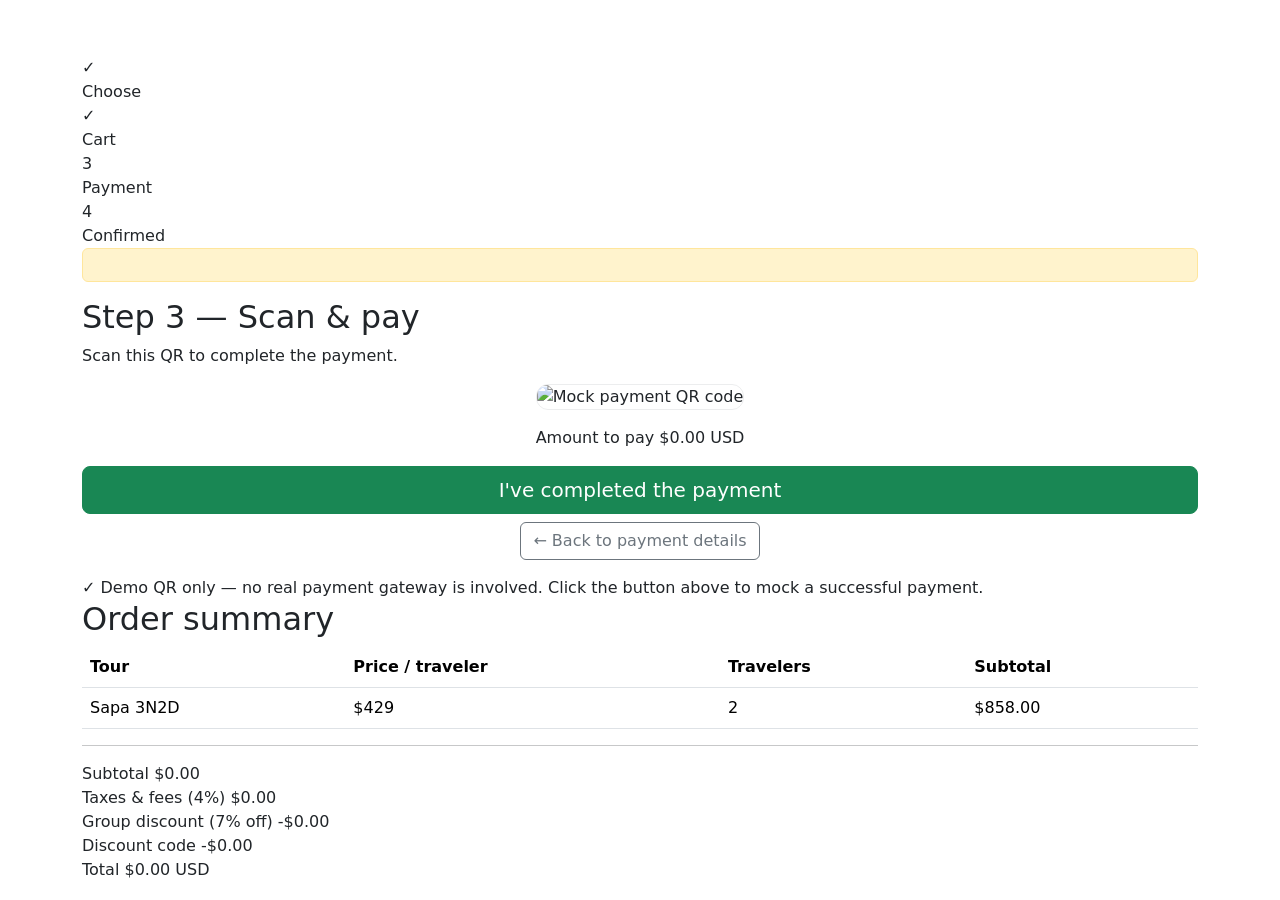
<file: src/main/resources/templates/checkout-pay.html>
<!DOCTYPE html>
<html lang="en" xmlns:th="http://www.thymeleaf.org">
<head>
    <meta charset="UTF-8">
    <meta name="viewport" content="width=device-width, initial-scale=1">
    <title>Scan &amp; Pay – Dieu Dao Travel</title>
    <link href="https://cdn.jsdelivr.net/npm/bootstrap@5.3.3/dist/css/bootstrap.min.css" rel="stylesheet">
    <link th:href="@{/css/app.css}" rel="stylesheet">
</head>
<body>
<nav class="navbar navbar-expand-lg navbar-dark topbar sticky-top">
    <div class="container">
        <a class="navbar-brand fw-bold" th:href="@{/}">Dieu Dao Travel</a>
        <div class="navbar-nav ms-auto">
            <a class="nav-link" th:href="@{/tour}">Tours</a>
            <a class="nav-link" th:href="@{/tour/blog}">Blog</a>
            <a class="nav-link" th:href="@{/tour(chat=1)}">AI Chat</a>
            <a class="nav-link" th:href="@{/tour/cart}">Cart</a>
        </div>
    </div>
</nav>

<main class="booking-page">
    <div class="container">


        <div class="checkout-steps-bar" style="max-width:620px;">
            <div class="checkout-step done">
                <div class="step-circle">&#10003;</div>
                <span class="step-label">Choose</span>
            </div>
            <div class="checkout-step done">
                <div class="step-circle">&#10003;</div>
                <span class="step-label">Cart</span>
            </div>
            <div class="checkout-step active">
                <div class="step-circle">3</div>
                <span class="step-label">Payment</span>
            </div>
            <div class="checkout-step">
                <div class="step-circle">4</div>
                <span class="step-label">Confirmed</span>
            </div>
        </div>

        <div class="alert alert-warning" th:if="${payNotice}" th:text="${payNotice}"></div>

        <div class="booking-shell">

            <!--  QR + confirm action -->
            <aside class="panel booking-side-card text-center">
                <div class="booking-form-head" style="text-align:left;">
                    <h2>Step 3 — Scan &amp; pay</h2>
                    <p th:text="'Scan this QR with your ' + ${order['paymentMethod']} + ' app to complete the payment.'">
                        Scan this QR to complete the payment.
                    </p>
                </div>

                <img th:if="${order['qrImage']}" th:src="${'data:image/png;base64,' + order['qrImage']}"
                     alt="Mock payment QR code" width="200" height="200"
                     style="border-radius: 0.75rem; border: 1px solid rgba(16,33,43,0.08);">

                <div class="summary-total" style="margin-top:1rem;">
                    <span>Amount to pay</span>
                    <span th:text="'$' + ${#numbers.formatDecimal(order['total'], 1, 2)} + ' USD'">$0.00 USD</span>
                </div>

                <form th:action="@{/tour/checkout/confirm}" method="post" style="margin-top:1rem;">
                    <button type="submit" class="btn btn-success btn-lg booking-submit w-100">
                        I've completed the payment
                    </button>
                </form>
                <a class="btn btn-outline-secondary mt-2" th:href="@{/tour/payment}">
                    &larr; Back to payment details
                </a>

                <div class="booking-security full-width" style="margin-top:1rem; text-align:left;">
                    <span class="security-icon">&#10003;</span>
                    <span>Demo QR only — no real payment gateway is involved. Click the button above to mock a successful payment.</span>
                </div>
            </aside>

            <!-- RIGHT wide: order summary -->
            <section class="panel booking-form-card">
                <div class="booking-form-head">
                    <h2>Order summary</h2>
                </div>

                <table class="table align-middle">
                    <thead>
                        <tr>
                            <th>Tour</th>
                            <th>Price / traveler</th>
                            <th>Travelers</th>
                            <th>Subtotal</th>
                        </tr>
                    </thead>
                    <tbody>
                        <tr th:each="item : ${order['items']}">
                            <td th:text="${item.tourName()}">Sapa 3N2D</td>
                            <td th:text="'$' + ${item.unitPrice()}">$429</td>
                            <td th:text="${item.travelers()}">2</td>
                            <td th:text="'$' + ${#numbers.formatDecimal(item.subtotal(), 1, 2)}">$858.00</td>
                        </tr>
                    </tbody>
                </table>

                <hr class="booking-divider">

                <div class="summary-line">
                    <span>Subtotal</span>
                    <span th:text="'$' + ${#numbers.formatDecimal(order['subtotal'], 1, 2)}">$0.00</span>
                </div>
                <div class="summary-line">
                    <span>Taxes &amp; fees (4%)</span>
                    <span th:text="'$' + ${#numbers.formatDecimal(order['tax'], 1, 2)}">$0.00</span>
                </div>
                <div class="summary-line discount" th:if="${order['groupDiscount'] > 0}">
                    <span>Group discount (7% off)</span>
                    <span th:text="'-$' + ${#numbers.formatDecimal(order['groupDiscount'], 1, 2)}">-$0.00</span>
                </div>
                <div class="summary-line discount" th:if="${order['promoDiscount'] > 0}">
                    <span th:text="'Discount code ' + ${order['promoCode']}">Discount code</span>
                    <span th:text="'-$' + ${#numbers.formatDecimal(order['promoDiscount'], 1, 2)}">-$0.00</span>
                </div>
                <div class="summary-total">
                    <span>Total</span>
                    <span th:text="'$' + ${#numbers.formatDecimal(order['total'], 1, 2)} + ' USD'">$0.00 USD</span>
                </div>
            </section>

        </div>
    </div>
</main>
<script src="https://cdn.jsdelivr.net/npm/bootstrap@5.3.3/dist/js/bootstrap.bundle.min.js"></script>
</body>
</html>
</file>
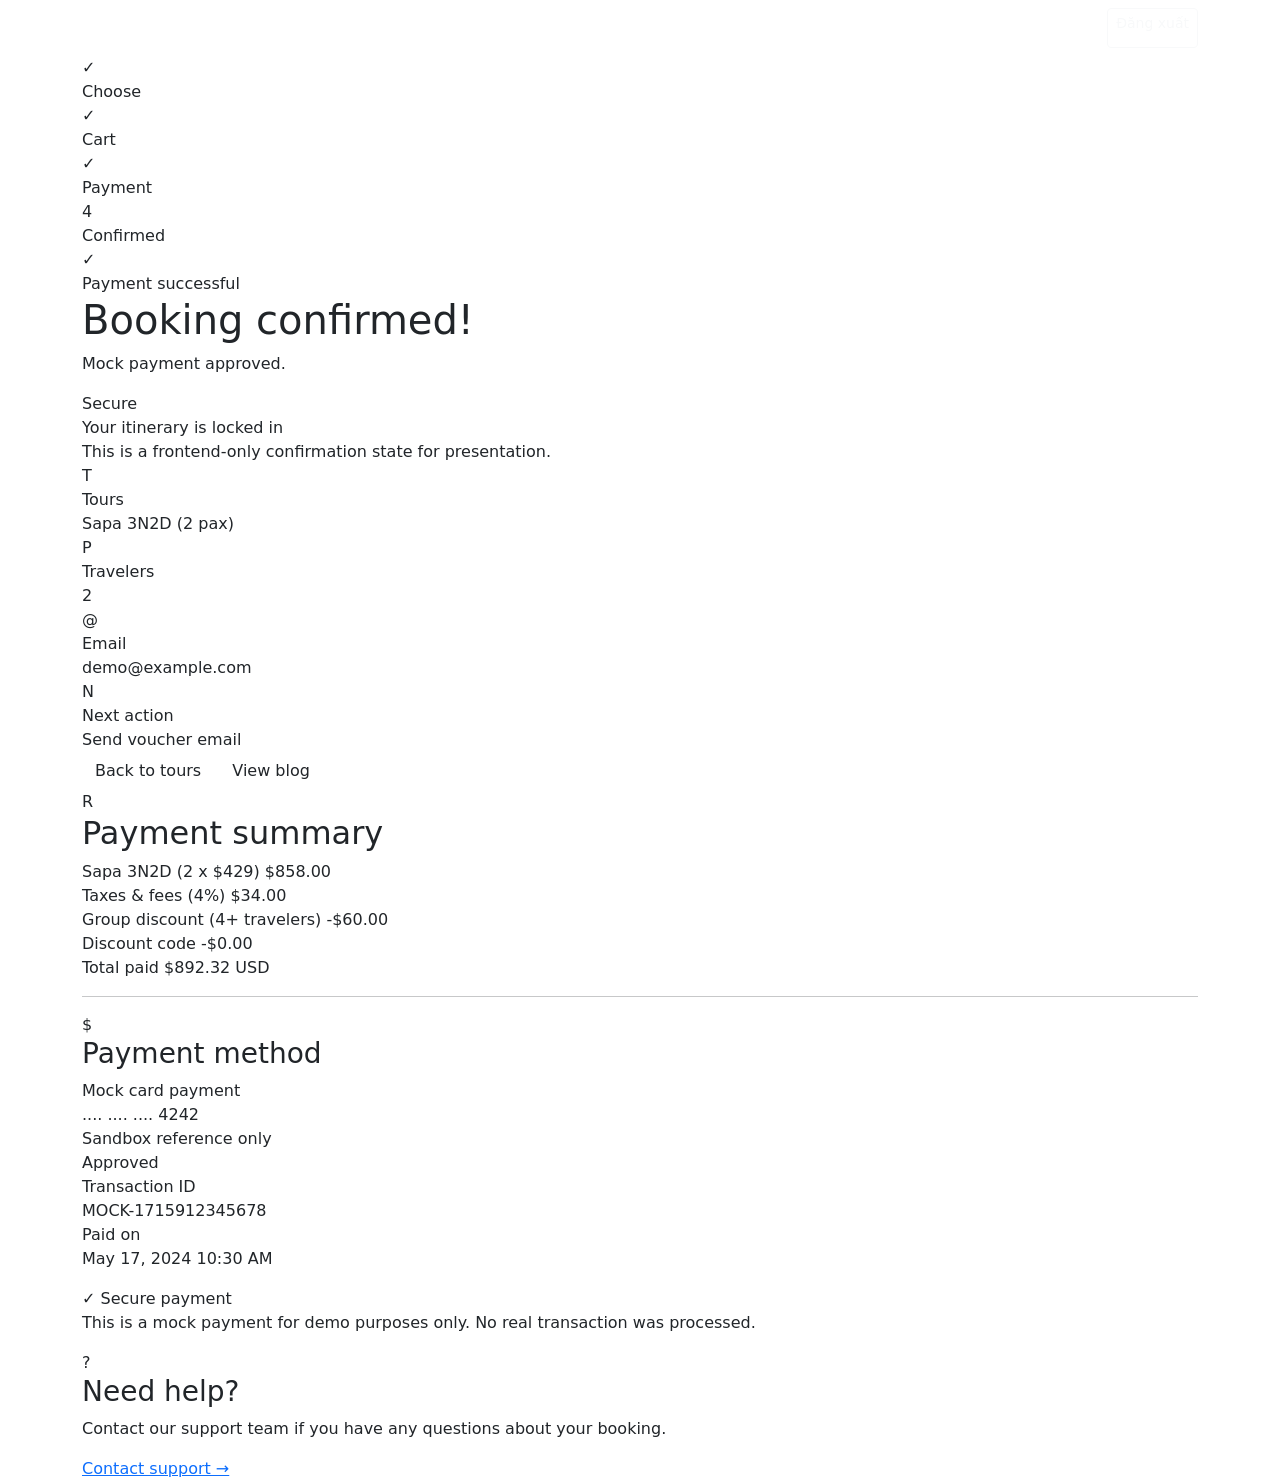
<file: src/main/resources/templates/confirmation.html>
<!DOCTYPE html>
<html lang="en" xmlns:th="http://www.thymeleaf.org">
<head>
    <meta charset="UTF-8">
    <meta name="viewport" content="width=device-width, initial-scale=1">
    <title>Booking Confirmed – Dieu Dao Travel</title>
    <link href="https://cdn.jsdelivr.net/npm/bootstrap@5.3.3/dist/css/bootstrap.min.css" rel="stylesheet">
    <link th:href="@{/css/app.css}" rel="stylesheet">
</head>
<body>
<nav class="navbar navbar-expand-lg navbar-dark topbar sticky-top">
    <div class="container">
        <a class="navbar-brand fw-bold" th:href="@{/}">Dieu Dao Travel</a>
        <div class="navbar-nav ms-auto">
            <a class="nav-link" th:href="@{/tour}">Tours</a>
            <a class="nav-link" th:href="@{/tour/blog}">Blog</a>
            <a class="nav-link" th:href="@{/ai-chat}">AI Chat</a>
            <a class="nav-link" th:href="@{/tour/cart}">Cart</a>
            <a class="nav-link" th:href="@{/tour/wishlist}">Wishlist</a>
            <a class="btn btn-outline-light btn-sm ms-lg-2" th:href="@{/logout}">Đăng xuất</a>
        </div>
    </div>
</nav>
<main class="confirmation-page">
    <div class="container">


        <div class="checkout-steps-bar" style="max-width:620px;">
            <div class="checkout-step done">
                <div class="step-circle">&#10003;</div>
                <span class="step-label">Choose</span>
            </div>
            <div class="checkout-step done">
                <div class="step-circle">&#10003;</div>
                <span class="step-label">Cart</span>
            </div>
            <div class="checkout-step done">
                <div class="step-circle">&#10003;</div>
                <span class="step-label">Payment</span>
            </div>
            <div class="checkout-step active">
                <div class="step-circle">4</div>
                <span class="step-label">Confirmed</span>
            </div>
        </div>

        <div class="confirmation-shell">

            <!-- Left: confirmation main -->
            <section class="confirmation-main panel">


                <div class="confirmation-mark">
                    <div class="confirmation-check">&#10003;</div>
                </div>

                <div class="confirmation-pill">Payment successful</div>
                <h1>Booking confirmed!</h1>
                <p class="confirmation-lead"
                   th:text="${checkoutMessage ?: 'Mock payment approved and booking stored in demo state.'}">
                    Mock payment approved.
                </p>


                <div class="confirmation-highlight">
                    <div class="confirmation-highlight-icon-box">
                        <span class="conf-lock-icon">Secure</span>
                    </div>
                    <div>
                        <div class="highlight-title">Your itinerary is locked in</div>
                        <div class="highlight-text">
                            This is a frontend-only confirmation state for presentation.
                        </div>
                    </div>
                </div>

                <!-- Booking detail rows -->
                <div class="confirmation-details">
                    <div class="detail-row">
                        <div class="detail-icon conf-icon-circle">T</div>
                        <div class="detail-copy">
                            <div class="detail-label">Tours</div>
                            <div class="detail-value">
                                <div th:each="item : ${checkoutItems}"
                                     th:text="${item.tourName() + ' (' + item.travelers() + ' pax)'}">
                                    Sapa 3N2D (2 pax)
                                </div>
                            </div>
                        </div>
                    </div>
                    <div class="detail-row">
                        <div class="detail-icon conf-icon-circle">P</div>
                        <div class="detail-copy">
                            <div class="detail-label">Travelers</div>
                            <div class="detail-value"
                                 th:text="${checkoutTravelers ?: 2}">2</div>
                        </div>
                    </div>
                    <div class="detail-row">
                        <div class="detail-icon conf-icon-circle">@</div>
                        <div class="detail-copy">
                            <div class="detail-label">Email</div>
                            <div class="detail-value"
                                 th:text="${checkoutEmail ?: 'demo@example.com'}">
                                demo@example.com
                            </div>
                        </div>
                    </div>
                    <div class="detail-row">
                        <div class="detail-icon conf-icon-circle">N</div>
                        <div class="detail-copy">
                            <div class="detail-label">Next action</div>
                            <div class="detail-value">Send voucher email</div>
                        </div>
                    </div>
                </div>

                <div class="confirmation-actions">
                    <a class="btn btn-confirm-primary" th:href="@{/tour}">Back to tours</a>
                    <a class="btn btn-confirm-secondary" th:href="@{/tour/blog}">View blog</a>
                </div>
            </section>

            <!-- Right: payment summary sidebar -->
            <aside class="confirmation-side">

                <div class="panel summary-card">

                    <!-- Payment summary -->
                    <div class="summary-head">
                        <div class="summary-title">
                            <div class="conf-icon-circle conf-icon-sm">R</div>
                            <h2>Payment summary</h2>
                        </div>
                    </div>

                    <div class="summary-line" th:each="item : ${checkoutItems}">
                        <span th:text="${item.tourName() + ' (' + item.travelers() + ' x $' + item.unitPrice() + ')'}">
                            Sapa 3N2D (2 x $429)
                        </span>
                        <span th:text="'$' + ${#numbers.formatDecimal(item.subtotal(), 1, 2)}">$858.00</span>
                    </div>
                    <div class="summary-line">
                        <span>Taxes &amp; fees (4%)</span>
                        <span th:text="'$' + ${#numbers.formatDecimal(checkoutTax, 1, 2)}">$34.00</span>
                    </div>
                    <div class="summary-line discount" th:if="${checkoutDiscount > 0}">
                        <span>Group discount (4+ travelers)</span>
                        <span th:text="'-$' + ${#numbers.formatDecimal(checkoutDiscount, 1, 2)}">-$60.00</span>
                    </div>
                    <div class="summary-line discount" th:if="${checkoutPromoDiscount != null and checkoutPromoDiscount > 0}">
                        <span th:text="'Discount code ' + ${checkoutPromoCode}">Discount code</span>
                        <span th:text="'-$' + ${#numbers.formatDecimal(checkoutPromoDiscount, 1, 2)}">-$0.00</span>
                    </div>
                    <div class="summary-total">
                        <span>Total paid</span>
                        <span th:text="'$' + ${#numbers.formatDecimal(checkoutTotal, 1, 2)} + ' USD'">
                            $892.32 USD
                        </span>
                    </div>

                    <hr class="summary-divider">

                    <!-- Payment method -->
                    <div class="summary-section">
                        <div class="summary-title">
                            <div class="conf-icon-circle conf-icon-sm">$</div>
                            <h3>Payment method</h3>
                        </div>
                        <div class="payment-method-row">
                            <div class="card-brand">
                                <span class="card-dot red"></span>
                                <span class="card-dot yellow"></span>
                            </div>
                            <div class="payment-copy">
                                <div th:text="${checkoutPaymentMethod}">Mock card payment</div>
                                <div class="masked-card"
                                     th:if="${checkoutPaymentMethod == 'Mock card payment'}">
                                    .... .... .... 4242
                                </div>
                                <div class="masked-card"
                                     th:unless="${checkoutPaymentMethod == 'Mock card payment'}">
                                    Sandbox reference only
                                </div>
                            </div>
                            <span class="approved-badge">Approved</span>
                        </div>
                        <div class="transaction-grid">
                            <div class="transaction-label">Transaction ID</div>
                            <div class="transaction-value"
                                 th:text="${checkoutTransactionId}">MOCK-1715912345678</div>
                            <div class="transaction-label">Paid on</div>
                            <div class="transaction-value"
                                 th:text="${checkoutPaidOn}">May 17, 2024 10:30 AM</div>
                        </div>
                    </div>

                    <!-- Secure notice -->
                    <div class="secure-box mt-3">
                        <div class="secure-title">
                            <span class="secure-icon">&#10003;</span>
                            <span>Secure payment</span>
                        </div>
                        <p>This is a mock payment for demo purposes only.
                           No real transaction was processed.</p>
                    </div>
                </div>

                <!-- Help card -->
                <div class="panel help-card">
                    <div class="help-title">
                        <div class="conf-icon-circle conf-icon-sm">?</div>
                        <h3>Need help?</h3>
                    </div>
                    <p>Contact our support team if you have any questions about your booking.</p>
                    <a href="javascript:void(0)" class="help-link">
                        Contact support &rarr;
                    </a>
                </div>
            </aside>

        </div>
    </div>
</main>
<script src="https://cdn.jsdelivr.net/npm/bootstrap@5.3.3/dist/js/bootstrap.bundle.min.js"></script>
</body>
</html>
</file>
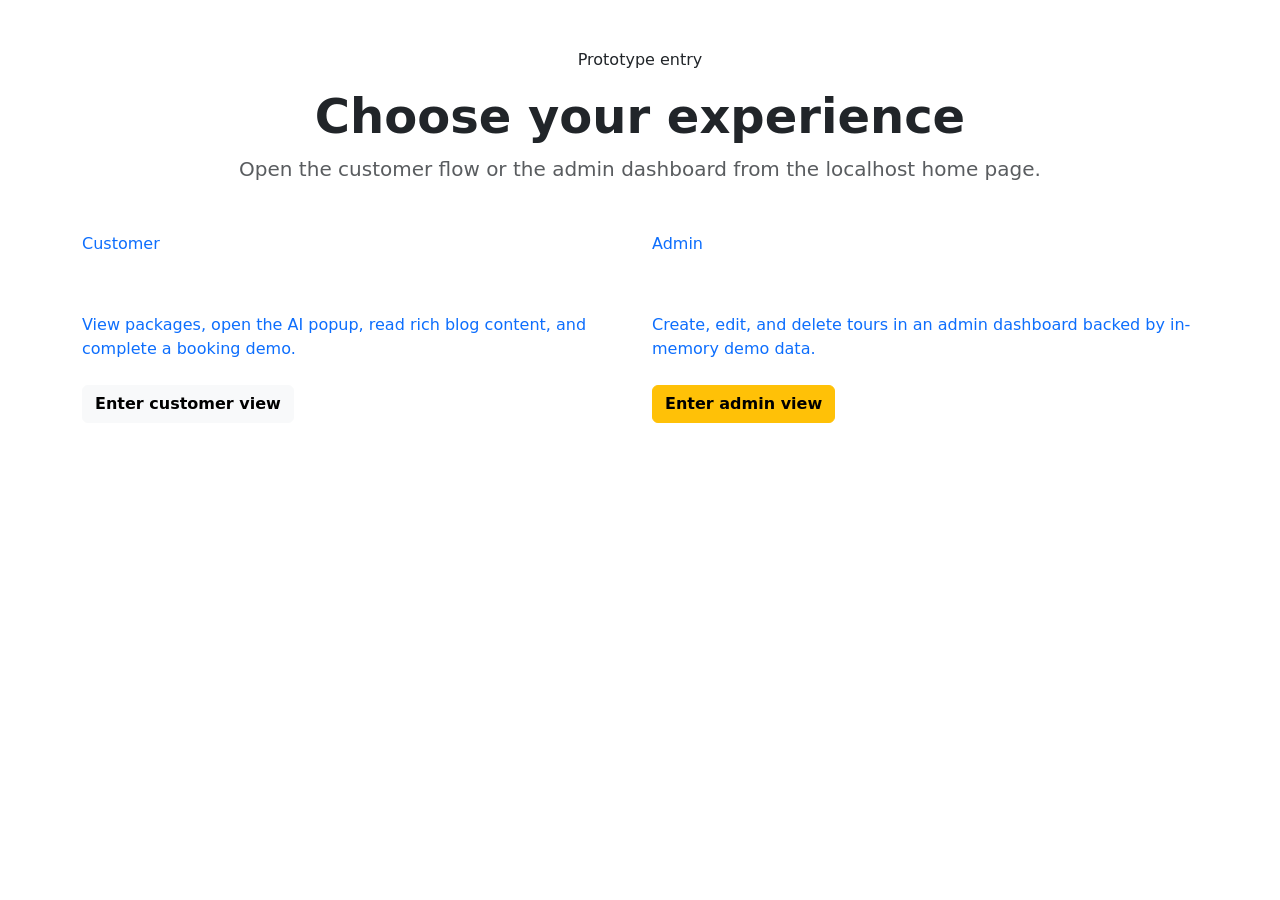
<file: src/main/resources/templates/role-select.html>
<!DOCTYPE html>
<html lang="en" xmlns:th="http://www.thymeleaf.org">
<head>
    <meta charset="UTF-8">
    <meta name="viewport" content="width=device-width, initial-scale=1">
    <title>Select Role</title>
    <link href="https://cdn.jsdelivr.net/npm/bootstrap@5.3.3/dist/css/bootstrap.min.css" rel="stylesheet">
    <link th:href="@{/css/app.css}" rel="stylesheet">
</head>
<body>
<main class="container py-5">
    <div class="role-landing mx-auto">
        <div class="text-center mb-5">
            <span class="eyebrow text-dark">Prototype entry</span>
            <h1 class="display-5 fw-bold mt-3">Choose your experience</h1>
            <p class="lead text-muted mb-0">Open the customer flow or the admin dashboard from the localhost home page.</p>
        </div>
        <div class="row g-4">
            <div class="col-md-6">
                <a class="role-card role-customer text-decoration-none" th:href="@{/tour}">
                    <div class="role-badge">Customer</div>
                    <h2 class="h3 mt-3 text-white">Browse and book tours</h2>
                    <p class="text-white-75 mb-4">View packages, open the AI popup, read rich blog content, and complete a booking demo.</p>
                    <span class="btn btn-light fw-semibold">Enter customer view</span>
                </a>
            </div>
            <div class="col-md-6">
                <a class="role-card role-admin text-decoration-none" th:href="@{/tour/admin}">
                    <div class="role-badge">Admin</div>
                    <h2 class="h3 mt-3 text-white">Manage tour CRUD</h2>
                    <p class="text-white-75 mb-4">Create, edit, and delete tours in an admin dashboard backed by in-memory demo data.</p>
                    <span class="btn btn-warning fw-semibold">Enter admin view</span>
                </a>
            </div>
        </div>
    </div>
</main>
<script src="https://cdn.jsdelivr.net/npm/bootstrap@5.3.3/dist/js/bootstrap.bundle.min.js"></script>
</body>
</html>
</file>
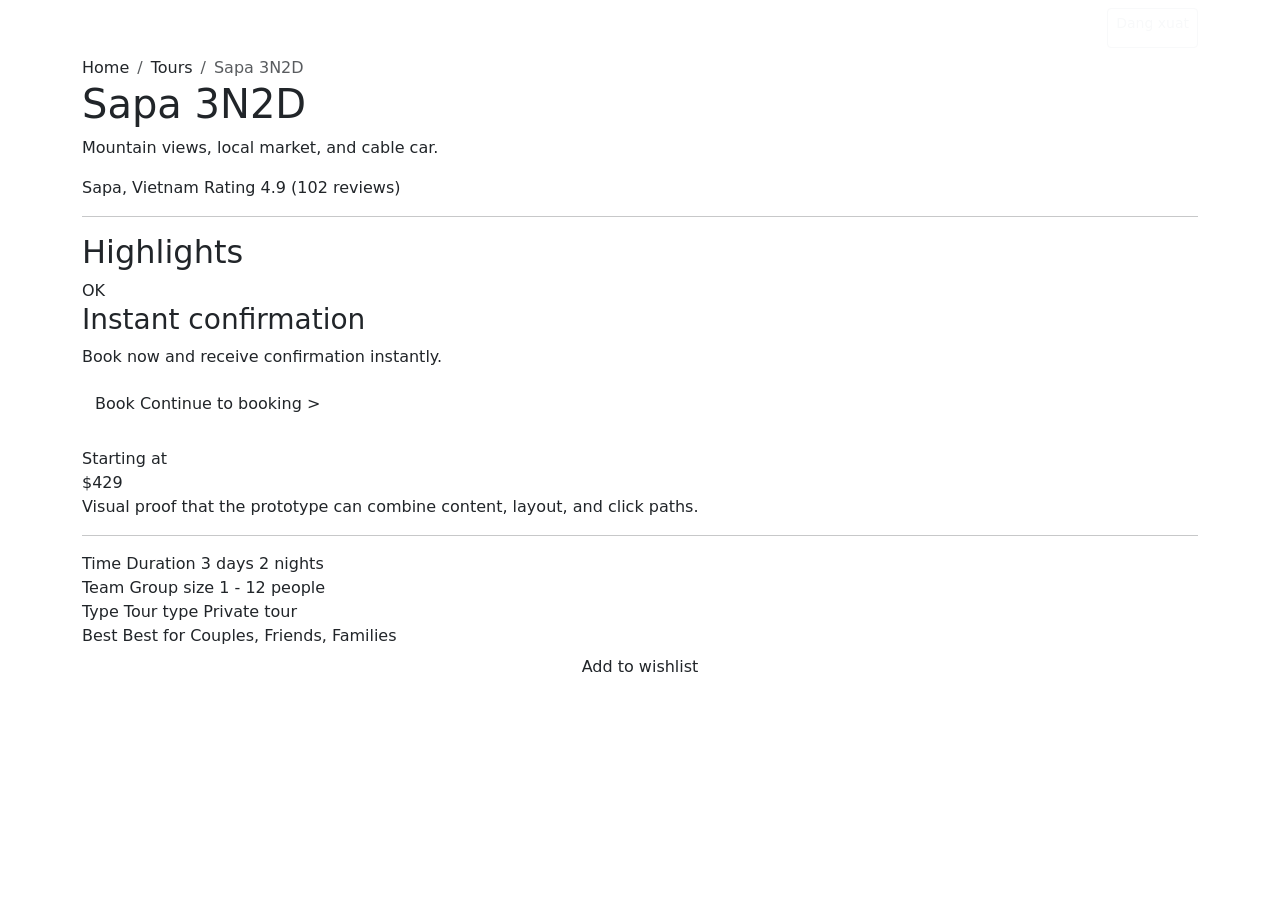
<file: src/main/resources/templates/tour-detail.html>
<!DOCTYPE html>
<html lang="en" xmlns:th="http://www.thymeleaf.org">
<head>
    <meta charset="UTF-8">
    <meta name="viewport" content="width=device-width, initial-scale=1">
    <title>Tour Detail</title>
    <link href="https://cdn.jsdelivr.net/npm/bootstrap@5.3.3/dist/css/bootstrap.min.css" rel="stylesheet">
    <link th:href="@{/css/app.css}" rel="stylesheet">
</head>
<body>
<nav class="navbar navbar-expand-lg navbar-dark topbar sticky-top">
    <div class="container">
        <a class="navbar-brand fw-bold" th:href="@{/}">Dieu Dao Travel</a>
        <div class="navbar-nav ms-auto">
            <a class="nav-link active" th:href="@{/tour}">Tours</a>
            <a class="nav-link" th:href="@{/tour/blog}">Blog</a>
            <a class="nav-link" th:href="@{/ai-chat}">AI Chat</a>
            <a class="nav-link" th:href="@{/tour/cart}">Cart</a>
            <a class="nav-link" th:href="@{/tour/wishlist}">Wishlist</a>
            <a class="btn btn-outline-light btn-sm ms-lg-2" th:href="@{/logout}">Dang xuat</a>
        </div>
    </div>
</nav>

<main class="tour-detail-page">
    <div class="container">
        <nav class="tour-breadcrumb" aria-label="breadcrumb">
            <ol class="breadcrumb mb-0">
                <li class="breadcrumb-item">
                    <a th:href="@{/}">
                        <span class="breadcrumb-icon">Home</span>
                    </a>
                </li>
                <li class="breadcrumb-item">
                    <a th:href="@{/tour}">Tours</a>
                </li>
                <li class="breadcrumb-item active" aria-current="page" th:text="${tour.name()}">Sapa 3N2D</li>
            </ol>
        </nav>

        <div class="tour-detail-grid">
            <section class="panel detail-main-card">
                <h1 th:text="${tour.name()}">Sapa 3N2D</h1>
                <p class="detail-summary" th:text="${tour.summary()}">Mountain views, local market, and cable car.</p>

                <div class="detail-meta">
                    <span class="location-pill"><span th:text="${tour.location()}">Sapa, Vietnam</span></span>
                    <span class="detail-rating">Rating <span th:text="${tour.rating()}">4.9</span> <span>(102 reviews)</span></span>
                </div>

                <hr class="detail-divider">

                <h2 class="detail-section-title">Highlights</h2>
                <div class="detail-highlights">
                    <div class="detail-highlight" th:each="item : ${highlights}">
                        <div class="detail-highlight-icon">
                            <span th:text="${item == 'Instant confirmation demo' ? 'OK' : (item == 'Flexible schedule' ? 'Date' : (item == 'Local guide support' ? 'Map' : 'Stay'))}">OK</span>
                        </div>
                        <div class="detail-highlight-body">
                            <h3 th:text="${item == 'Instant confirmation demo' ? 'Instant confirmation' : (item == 'Flexible schedule' ? 'Flexible schedule' : (item == 'Local guide support' ? 'Local guide support' : 'Hotel and transfer included'))}">Instant confirmation</h3>
                            <p th:text="${item == 'Instant confirmation demo' ? 'Book now and receive confirmation instantly.' : (item == 'Flexible schedule' ? 'Choose your preferred date and time.' : (item == 'Local guide support' ? 'Professional local guides with deep knowledge.' : 'Comfortable stay and round-trip transfer.'))}">Book now and receive confirmation instantly.</p>
                        </div>
                    </div>
                </div>

                <a class="btn btn-detail-book" th:href="@{'/tour/book/' + ${tour.id()}}">
                    <span class="btn-icon">Book</span>
                    Continue to booking
                    <span class="btn-arrow">&gt;</span>
                </a>
            </section>

            <aside class="panel detail-side-card">
                <div class="detail-hero-image">
                    <img th:src="${tour.imageUrl()}" th:alt="${tour.name()}">
                </div>

                <div class="detail-price-row">
                    <div class="detail-price-label">Starting at</div>
                    <div class="detail-price" th:text="${'$' + tour.price()}">$429</div>
                </div>

                <p class="detail-note">
                    Visual proof that the prototype can combine content, layout, and click paths.
                </p>

                <hr class="detail-divider">

                <div class="detail-specs">
                    <div class="detail-spec">
                        <span class="detail-spec-icon">Time</span>
                        <span class="detail-spec-label">Duration</span>
                        <span class="detail-spec-value">3 days 2 nights</span>
                    </div>
                    <div class="detail-spec">
                        <span class="detail-spec-icon">Team</span>
                        <span class="detail-spec-label">Group size</span>
                        <span class="detail-spec-value">1 - 12 people</span>
                    </div>
                    <div class="detail-spec">
                        <span class="detail-spec-icon">Type</span>
                        <span class="detail-spec-label">Tour type</span>
                        <span class="detail-spec-value">Private tour</span>
                    </div>
                    <div class="detail-spec">
                        <span class="detail-spec-icon">Best</span>
                        <span class="detail-spec-label">Best for</span>
                        <span class="detail-spec-value">Couples, Friends, Families</span>
                    </div>
                </div>

                <form th:action="@{/tour/wishlist/add}" method="post" style="margin:0;">
                    <input type="hidden" name="tourId" th:value="${tour.id()}">
                    <button type="submit" class="btn btn-wishlist" style="width:100%;">
                        Add to wishlist
                    </button>
                </form>
            </aside>
        </div>
    </div>
</main>
<script src="https://cdn.jsdelivr.net/npm/bootstrap@5.3.3/dist/js/bootstrap.bundle.min.js"></script>
</body>
</html>
</file>
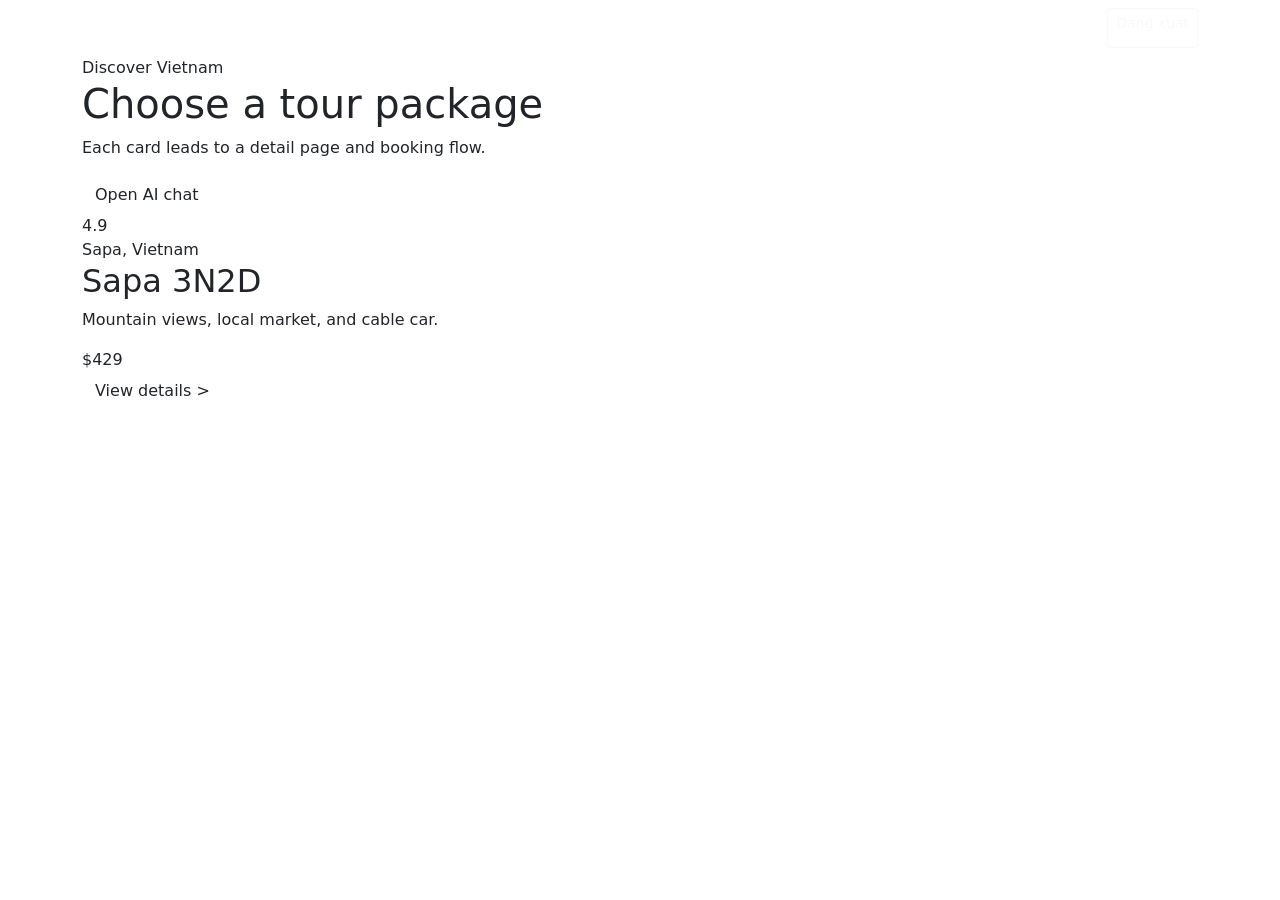
<file: src/main/resources/templates/tour-list.html>
<!DOCTYPE html>
<html lang="en" xmlns:th="http://www.thymeleaf.org">
<head>
    <meta charset="UTF-8">
    <meta name="viewport" content="width=device-width, initial-scale=1">
    <title>Tours</title>
    <link href="https://cdn.jsdelivr.net/npm/bootstrap@5.3.3/dist/css/bootstrap.min.css" rel="stylesheet">
    <link th:href="@{/css/app.css}" rel="stylesheet">
</head>
<body>
<nav class="navbar navbar-expand-lg navbar-dark topbar sticky-top">
    <div class="container">
        <a class="navbar-brand fw-bold" th:href="@{/}">Dieu Dao Travel</a>
        <div class="navbar-nav ms-auto">
            <a class="nav-link active" th:href="@{/tour}">Tours</a>
            <a class="nav-link" th:href="@{/tour/blog}">Blog</a>
            <a class="nav-link" th:href="@{/ai-chat}">AI Chat</a>
            <a class="nav-link" th:href="@{/tour/cart}">Cart</a>
            <a class="nav-link" th:href="@{/tour/wishlist}">Wishlist</a>
            <a class="btn btn-outline-light btn-sm ms-lg-2" th:href="@{/logout}">Dang xuat</a>
        </div>
    </div>
</nav>

<main class="tour-page">
    <section class="container tour-hero">
        <div class="hero-copy">
            <span class="tour-tag">Discover Vietnam</span>
            <h1>Choose a tour package</h1>
            <p>Each card leads to a detail page and booking flow.</p>
        </div>
        <a class="btn btn-ai" th:href="@{/ai-chat}">Open AI chat</a>
    </section>

    <section class="container tour-grid">
        <article class="tour-card" th:each="tour : ${tours}">
            <div class="tour-image"
                 th:style="${tour.imageUrl() != null && !tour.imageUrl().isBlank() ? 'background-image: linear-gradient(180deg, rgba(0,0,0,0.08), rgba(0,0,0,0.22)), url(' + tour.imageUrl() + ')' : ''}">
                <span class="rating-pill" th:text="${tour.rating()}">4.9</span>
            </div>
            <div class="tour-card-body">
                <span class="location-pill" th:text="${tour.location()}">Sapa, Vietnam</span>
                <h2 th:text="${tour.name()}">Sapa 3N2D</h2>
                <p th:text="${tour.summary()}">Mountain views, local market, and cable car.</p>
                <div class="tour-card-footer">
                    <div class="price" th:text="${'$' + tour.price()}">$429</div>
                    <a class="btn btn-outline-tour" th:href="@{'/tour/detail/' + ${tour.id()}}">View details <span>&gt;</span></a>
                </div>
            </div>
        </article>
    </section>
</main>

<div class="modal fade" id="chatModal" tabindex="-1" aria-hidden="true">
    <div class="modal-dialog modal-dialog-centered modal-dialog-scrollable chat-modal-dialog">
        <div class="modal-content chat-modal">
            <div class="modal-header chat-modal-header">
                <div class="chat-modal-title">
                    <div class="chat-avatar">AI</div>
                    <div>
                        <h2 class="modal-title">Tour assistant</h2>
                        <p>Ask me anything about tours!</p>
                    </div>
                </div>
                <div class="chat-modal-actions">
                    <button class="icon-btn" type="button" aria-label="Refresh">R</button>
                    <button class="icon-btn" type="button" data-bs-dismiss="modal" aria-label="Close">x</button>
                </div>
            </div>
            <div class="modal-body chat-modal-body">
                <div class="chat-grid">
                    <section class="chat-thread">
                        <div class="chat-row user">
                            <div class="chat-bubble chat-bubble-user">
                                <div>Tour Sapa co gi?</div>
                                <div class="chat-time">10:30 AM</div>
                            </div>
                        </div>
                        <div class="chat-row assistant">
                            <div class="chat-avatar small">AI</div>
                            <div class="chat-bubble chat-bubble-assistant">
                                <div>Sapa 3N2D co mountain views, local market, va cable car.</div>
                                <div class="chat-time">10:30 AM</div>
                            </div>
                        </div>
                        <div class="chat-row user">
                            <div class="chat-bubble chat-bubble-user">
                                <div>Tour nao cao cap nhat?</div>
                                <div class="chat-time">10:31 AM</div>
                            </div>
                        </div>
                        <div class="chat-row assistant">
                            <div class="chat-avatar small">AI</div>
                            <div class="chat-bubble chat-bubble-assistant">
                                <div>Phu Quoc Escape la tour gia cao nhat trong dataset demo nay.</div>
                                <div class="chat-time">10:31 AM</div>
                            </div>
                        </div>
                    </section>
                    <aside class="chat-sidebar">
                        <div class="chat-side-card">
                            <div class="chat-side-title">Knowledge base</div>
                            <ul class="kb-list chat-kb-list mb-0">
                                <li th:each="item : ${knowledgeBase}">
                                    <div class="kb-thumb"></div>
                                    <div class="kb-copy">
                                        <div class="kb-name" th:text="${item.split(' - ')[0]}">Tour</div>
                                        <div class="kb-price" th:text="${item.split(' - ')[1]}">429 USD</div>
                                    </div>
                                </li>
                            </ul>
                        </div>
                        <div class="chat-side-card note-card">
                            <div class="chat-side-head">
                                <h3>RAG demo note</h3>
                                <span class="note-icon">i</span>
                            </div>
                            <p>Answers are intentionally scoped to the in-app tour list for the demo.</p>
                        </div>
                    </aside>
                </div>
                <div class="chat-input-shell">
                    <button class="attach-btn" type="button" aria-label="Attach">+</button>
                    <div class="chat-input-box">
                        <input class="chat-input" value="Ask about tours in the app..." disabled>
                        <div class="chat-counter">0/1000</div>
                    </div>
                    <button class="send-btn" type="button" aria-label="Send">&gt;</button>
                </div>
                <div class="chat-footer-note">AI answers may not be 100% accurate. Please verify important details.</div>
            </div>
        </div>
    </div>
</div>
<script th:inline="javascript">

    var openChat = false;
    if (openChat) {
        window.addEventListener('load', function () {
            var modal = new bootstrap.Modal(document.getElementById('chatModal'));
            modal.show();
        });
    }

</script>
<script src="https://cdn.jsdelivr.net/npm/bootstrap@5.3.3/dist/js/bootstrap.bundle.min.js"></script>
</body>
</html>
</file>
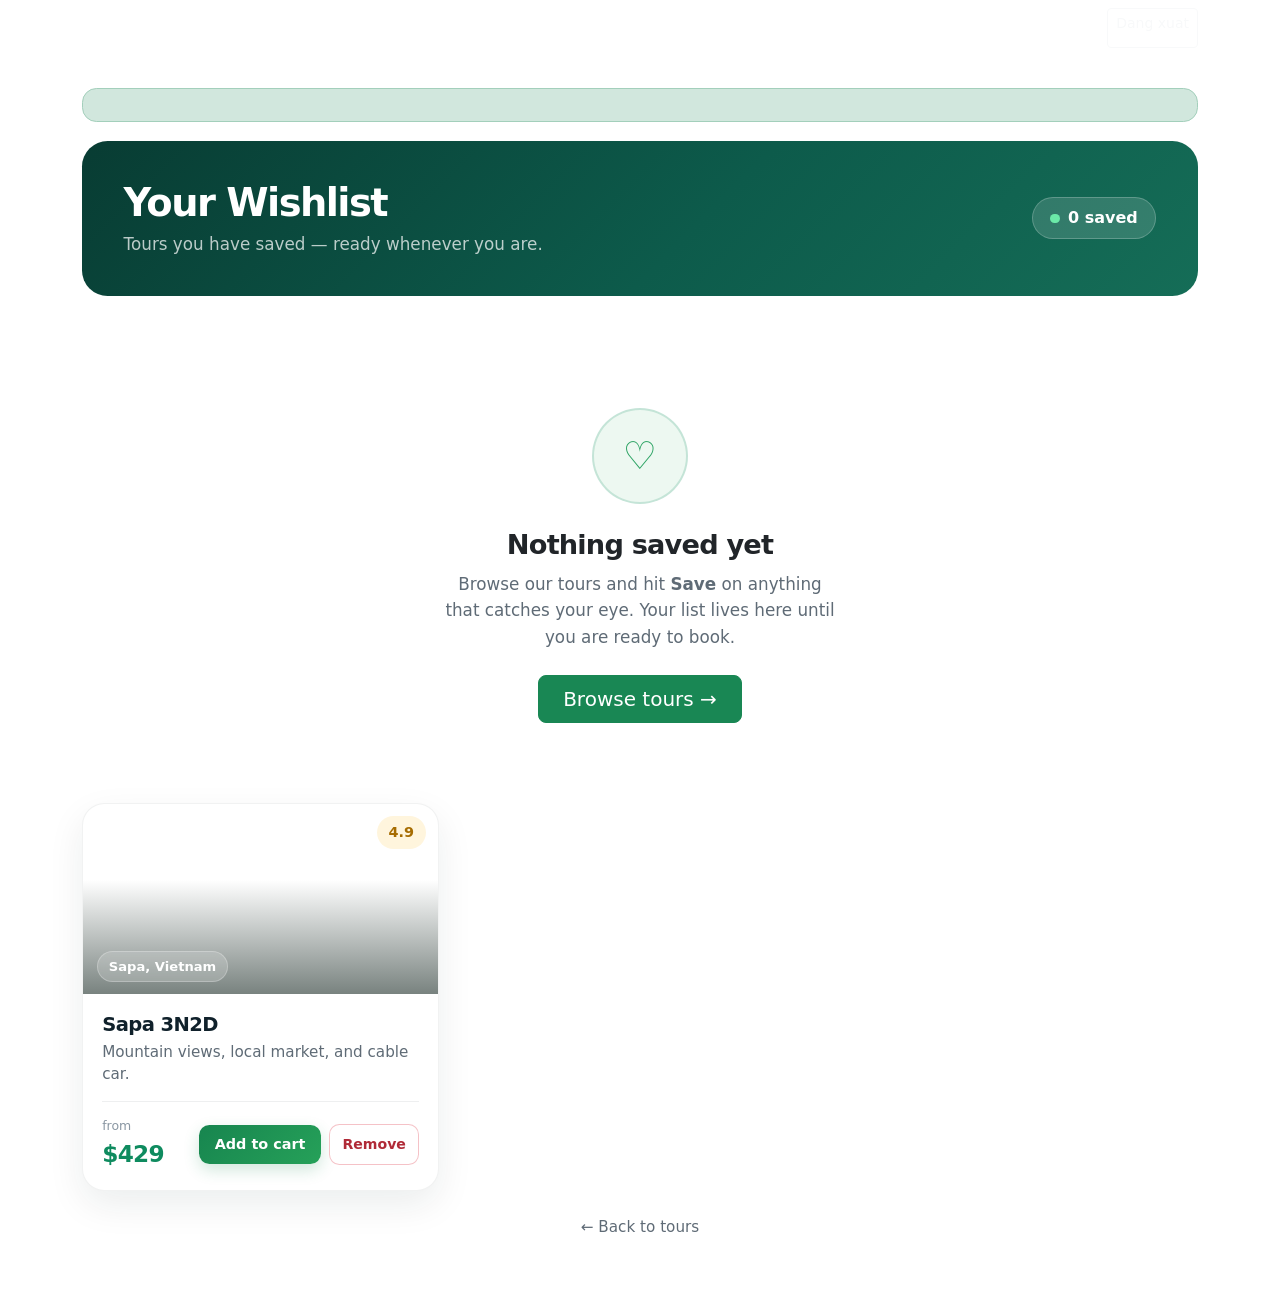
<file: src/main/resources/templates/wishlist.html>
<!DOCTYPE html>
<html lang="en" xmlns:th="http://www.thymeleaf.org">
<head>
    <meta charset="UTF-8">
    <meta name="viewport" content="width=device-width, initial-scale=1">
    <title>Wishlist – Dieu Dao Travel</title>
    <link href="https://cdn.jsdelivr.net/npm/bootstrap@5.3.3/dist/css/bootstrap.min.css" rel="stylesheet">
    <link th:href="@{/css/app.css}" rel="stylesheet">
    <style>

        .wl-hero {
            background: linear-gradient(135deg, #083c33 0%, #0d5b4b 55%, #156d57 100%);
            border-radius: 1.6rem;
            padding: 2.4rem 2.6rem;
            color: #fff;
            margin-bottom: 2rem;
            display: flex;
            align-items: center;
            justify-content: space-between;
            gap: 1.5rem;
        }
        .wl-hero-copy h1 {
            font-size: clamp(1.9rem, 3vw, 2.7rem);
            font-weight: 800;
            letter-spacing: -0.04em;
            margin: 0 0 0.4rem;
        }
        .wl-hero-copy p {
            color: rgba(255,255,255,0.72);
            margin: 0;
            font-size: 1.05rem;
        }
        .wl-badge {
            display: inline-flex;
            align-items: center;
            gap: 0.5rem;
            padding: 0.5rem 1.1rem;
            border-radius: 999px;
            background: rgba(255,255,255,0.14);
            border: 1px solid rgba(255,255,255,0.22);
            color: #fff;
            font-weight: 700;
            font-size: 1rem;
            white-space: nowrap;
        }
        .wl-badge-dot {
            width: 0.6rem;
            height: 0.6rem;
            border-radius: 999px;
            background: #6be9a8;
        }

        /* Grid */
        .wl-grid {
            display: grid;
            grid-template-columns: repeat(auto-fill, minmax(310px, 1fr));
            gap: 1.4rem;
        }

        /* Card */
        .wl-card {
            background: #fff;
            border-radius: 1.4rem;
            box-shadow: 0 14px 36px rgba(16,33,43,0.08);
            overflow: hidden;
            display: flex;
            flex-direction: column;
            transition: transform 0.2s ease, box-shadow 0.2s ease;
            border: 1px solid rgba(16,33,43,0.06);
        }
        .wl-card:hover {
            transform: translateY(-5px);
            box-shadow: 0 26px 52px rgba(16,33,43,0.13);
        }
        .wl-card-img {
            height: 190px;
            background-size: cover;
            background-position: center;
            position: relative;
        }
        .wl-card-img-overlay {
            position: absolute;
            inset: 0;
            background: linear-gradient(180deg, transparent 40%, rgba(10,28,22,0.55) 100%);
        }
        .wl-card-rating {
            position: absolute;
            top: 0.75rem;
            right: 0.75rem;
            padding: 0.35rem 0.75rem;
            border-radius: 999px;
            background: rgba(255,245,220,0.95);
            color: #a66c00;
            font-weight: 800;
            font-size: 0.9rem;
        }
        .wl-card-location {
            position: absolute;
            bottom: 0.75rem;
            left: 0.85rem;
            padding: 0.3rem 0.7rem;
            border-radius: 999px;
            background: rgba(255,255,255,0.18);
            backdrop-filter: blur(6px);
            color: #fff;
            font-size: 0.82rem;
            font-weight: 600;
            border: 1px solid rgba(255,255,255,0.25);
        }
        .wl-card-body {
            padding: 1.15rem 1.2rem 1.1rem;
            display: flex;
            flex-direction: column;
            flex: 1;
        }
        .wl-card-name {
            font-size: 1.22rem;
            font-weight: 800;
            letter-spacing: -0.03em;
            color: #10212b;
            margin: 0 0 0.3rem;
        }
        .wl-card-summary {
            color: #5f6b76;
            font-size: 0.95rem;
            line-height: 1.45;
            margin: 0 0 1rem;
            flex: 1;
        }
        .wl-card-footer {
            display: flex;
            align-items: center;
            justify-content: space-between;
            gap: 0.75rem;
            border-top: 1px solid rgba(16,33,43,0.07);
            padding-top: 0.95rem;
            margin-top: auto;
        }
        .wl-price {
            font-size: 1.45rem;
            font-weight: 800;
            color: #0f8b5f;
            letter-spacing: -0.03em;
        }
        .wl-price-label {
            font-size: 0.78rem;
            color: #8a97a3;
            margin-bottom: 0.1rem;
        }
        .wl-card-actions {
            display: flex;
            gap: 0.5rem;
            align-items: center;
        }
        .btn-wl-cart {
            display: inline-flex;
            align-items: center;
            gap: 0.4rem;
            padding: 0.55rem 1rem;
            border-radius: 0.65rem;
            background: linear-gradient(135deg, #17854f, #26a159);
            color: #fff;
            font-weight: 700;
            font-size: 0.9rem;
            border: 0;
            white-space: nowrap;
            box-shadow: 0 6px 16px rgba(23,133,79,0.2);
        }
        .btn-wl-cart:hover { color: #fff; }
        .btn-wl-remove {
            display: inline-flex;
            align-items: center;
            padding: 0.55rem 0.75rem;
            border-radius: 0.65rem;
            border: 1px solid rgba(220,53,69,0.3);
            color: #b02a37;
            background: #fff;
            font-size: 0.88rem;
            font-weight: 600;
            text-decoration: none;
            white-space: nowrap;
        }
        .btn-wl-remove:hover {
            background: #fff5f5;
            color: #a02030;
        }

        /* Empty state */
        .wl-empty {
            text-align: center;
            padding: 5rem 2rem;
            max-width: 460px;
            margin: 0 auto;
        }
        .wl-empty-circle {
            width: 6rem;
            height: 6rem;
            border-radius: 999px;
            background: #edf8f1;
            border: 2px solid rgba(15,139,95,0.18);
            display: grid;
            place-items: center;
            margin: 0 auto 1.6rem;
            font-size: 2.4rem;
            font-weight: 800;
            color: #2aa262;
        }
        .wl-empty h2 {
            font-size: 1.7rem;
            font-weight: 800;
            letter-spacing: -0.03em;
            margin-bottom: 0.6rem;
        }
        .wl-empty p {
            color: #5f6b76;
            font-size: 1.05rem;
            margin-bottom: 1.6rem;
            line-height: 1.55;
            min-height: auto;
        }

        @media (max-width: 767.98px) {
            .wl-hero { flex-direction: column; align-items: flex-start; padding: 1.5rem; }
            .wl-grid { grid-template-columns: 1fr; }
        }
    </style>
</head>
<body>
<nav class="navbar navbar-expand-lg navbar-dark topbar sticky-top">
    <div class="container">
        <a class="navbar-brand fw-bold" th:href="@{/}">Dieu Dao Travel</a>
        <div class="navbar-nav ms-auto">
            <a class="nav-link" th:href="@{/tour}">Tours</a>
            <a class="nav-link" th:href="@{/tour/blog}">Blog</a>
            <a class="nav-link" th:href="@{/tour(chat=1)}">AI Chat</a>
            <a class="nav-link" th:href="@{/tour/cart}">Cart</a>
            <a class="nav-link active" th:href="@{/tour/wishlist}">Wishlist</a>
            <a class="btn btn-outline-light btn-sm ms-lg-2" th:href="@{/logout}">Dang xuat</a>
        </div>
    </div>
</nav>

<main style="padding: 2rem 0 4rem;">
    <div class="container">

        <!-- Flash message -->
        <div class="alert alert-success alert-dismissible"
             th:if="${wishlistMessage}" th:text="${wishlistMessage}"
             style="border-radius:0.9rem; margin-bottom:1.2rem;"></div>

        <!-- Hero header -->
        <div class="wl-hero">
            <div class="wl-hero-copy">
                <h1>Your Wishlist</h1>
                <p>Tours you have saved — ready whenever you are.</p>
            </div>
            <div class="wl-badge">
                <span class="wl-badge-dot"></span>
                <span th:text="${#lists.size(wishlistTours)} + ' saved'">0 saved</span>
            </div>
        </div>

        <!-- Empty state -->
        <div class="wl-empty" th:if="${#lists.isEmpty(wishlistTours)}">
            <div class="wl-empty-circle">&#9825;</div>
            <h2>Nothing saved yet</h2>
            <p>Browse our tours and hit <strong>Save</strong> on anything that catches your eye.
               Your list lives here until you are ready to book.</p>
            <a class="btn btn-success btn-lg px-4" th:href="@{/tour}">Browse tours &rarr;</a>
        </div>

        <!-- Wishlist grid -->
        <div class="wl-grid" th:unless="${#lists.isEmpty(wishlistTours)}">
            <div class="wl-card" th:each="tour : ${wishlistTours}">

                <!-- Image -->
                <div class="wl-card-img"
                     th:style="${tour.imageUrl() != null && !tour.imageUrl().isBlank()
                         ? 'background-image: url(' + tour.imageUrl() + ')'
                         : 'background: #c8d8d2;'}">
                    <div class="wl-card-img-overlay"></div>
                    <span class="wl-card-rating" th:text="${tour.rating()}">4.9</span>
                    <span class="wl-card-location" th:text="${tour.location()}">Sapa, Vietnam</span>
                </div>

                <!-- Body -->
                <div class="wl-card-body">
                    <h2 class="wl-card-name" th:text="${tour.name()}">Sapa 3N2D</h2>
                    <p class="wl-card-summary" th:text="${tour.summary()}">
                        Mountain views, local market, and cable car.
                    </p>

                    <div class="wl-card-footer">
                        <div>
                            <div class="wl-price-label">from</div>
                            <div class="wl-price" th:text="'$' + ${tour.price()}">$429</div>
                        </div>
                        <div class="wl-card-actions">
                            <!-- Add to cart -->
                            <form th:action="@{/tour/cart/add}" method="post" style="margin:0;">
                                <input type="hidden" name="tourId" th:value="${tour.id()}">
                                <input type="hidden" name="travelers" value="1">
                                <button type="submit" class="btn-wl-cart">Add to cart</button>
                            </form>
                            <!-- Remove -->
                            <a class="btn-wl-remove"
                               th:href="@{'/tour/wishlist/remove/' + ${tour.id()}}">Remove</a>
                        </div>
                    </div>
                </div>

            </div>
        </div>

        <!-- Back link when list has items -->
        <div class="text-center mt-4" th:unless="${#lists.isEmpty(wishlistTours)}">
            <a th:href="@{/tour}"
               style="color:#5f6b76; font-size:0.95rem; text-decoration:none; display:inline-flex; align-items:center; gap:0.4rem;">
                &larr; Back to tours
            </a>
        </div>

    </div>
</main>

<script src="https://cdn.jsdelivr.net/npm/bootstrap@5.3.3/dist/js/bootstrap.bundle.min.js"></script>
</body>
</html>
</file>
